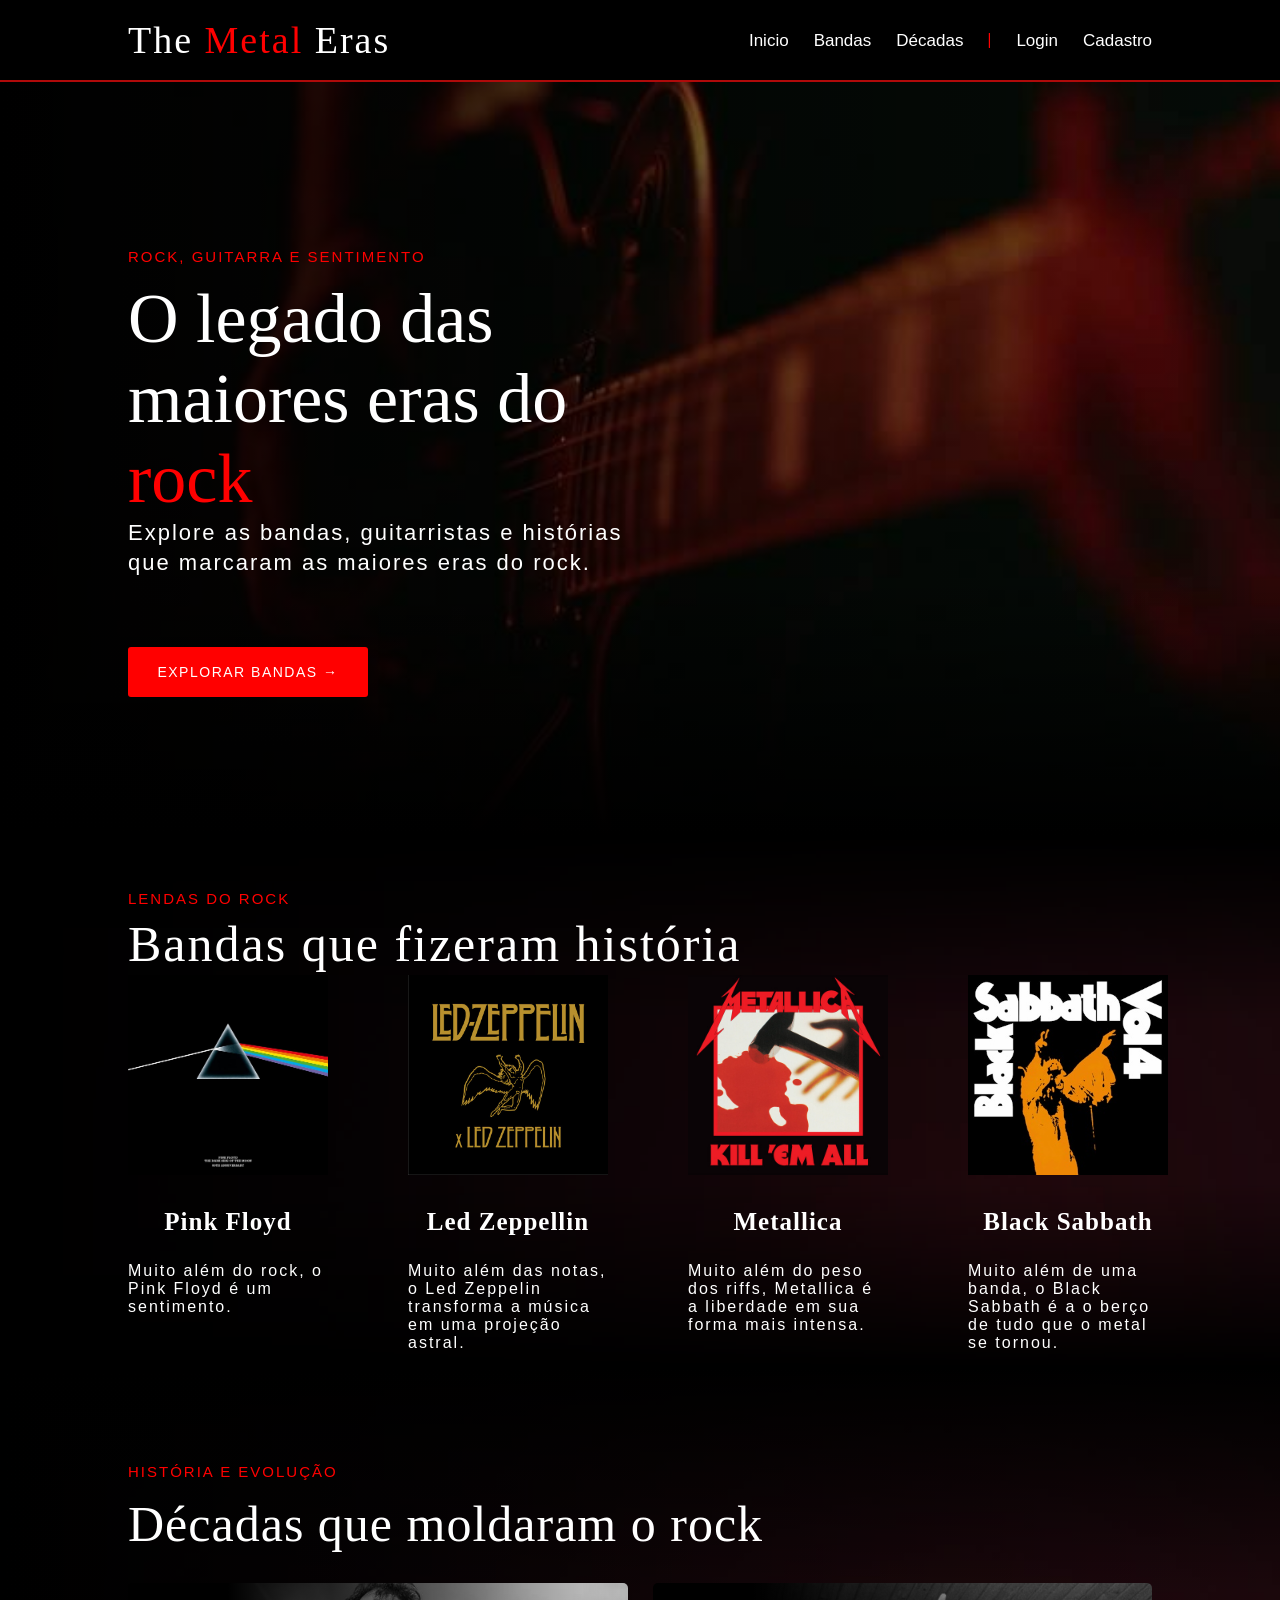
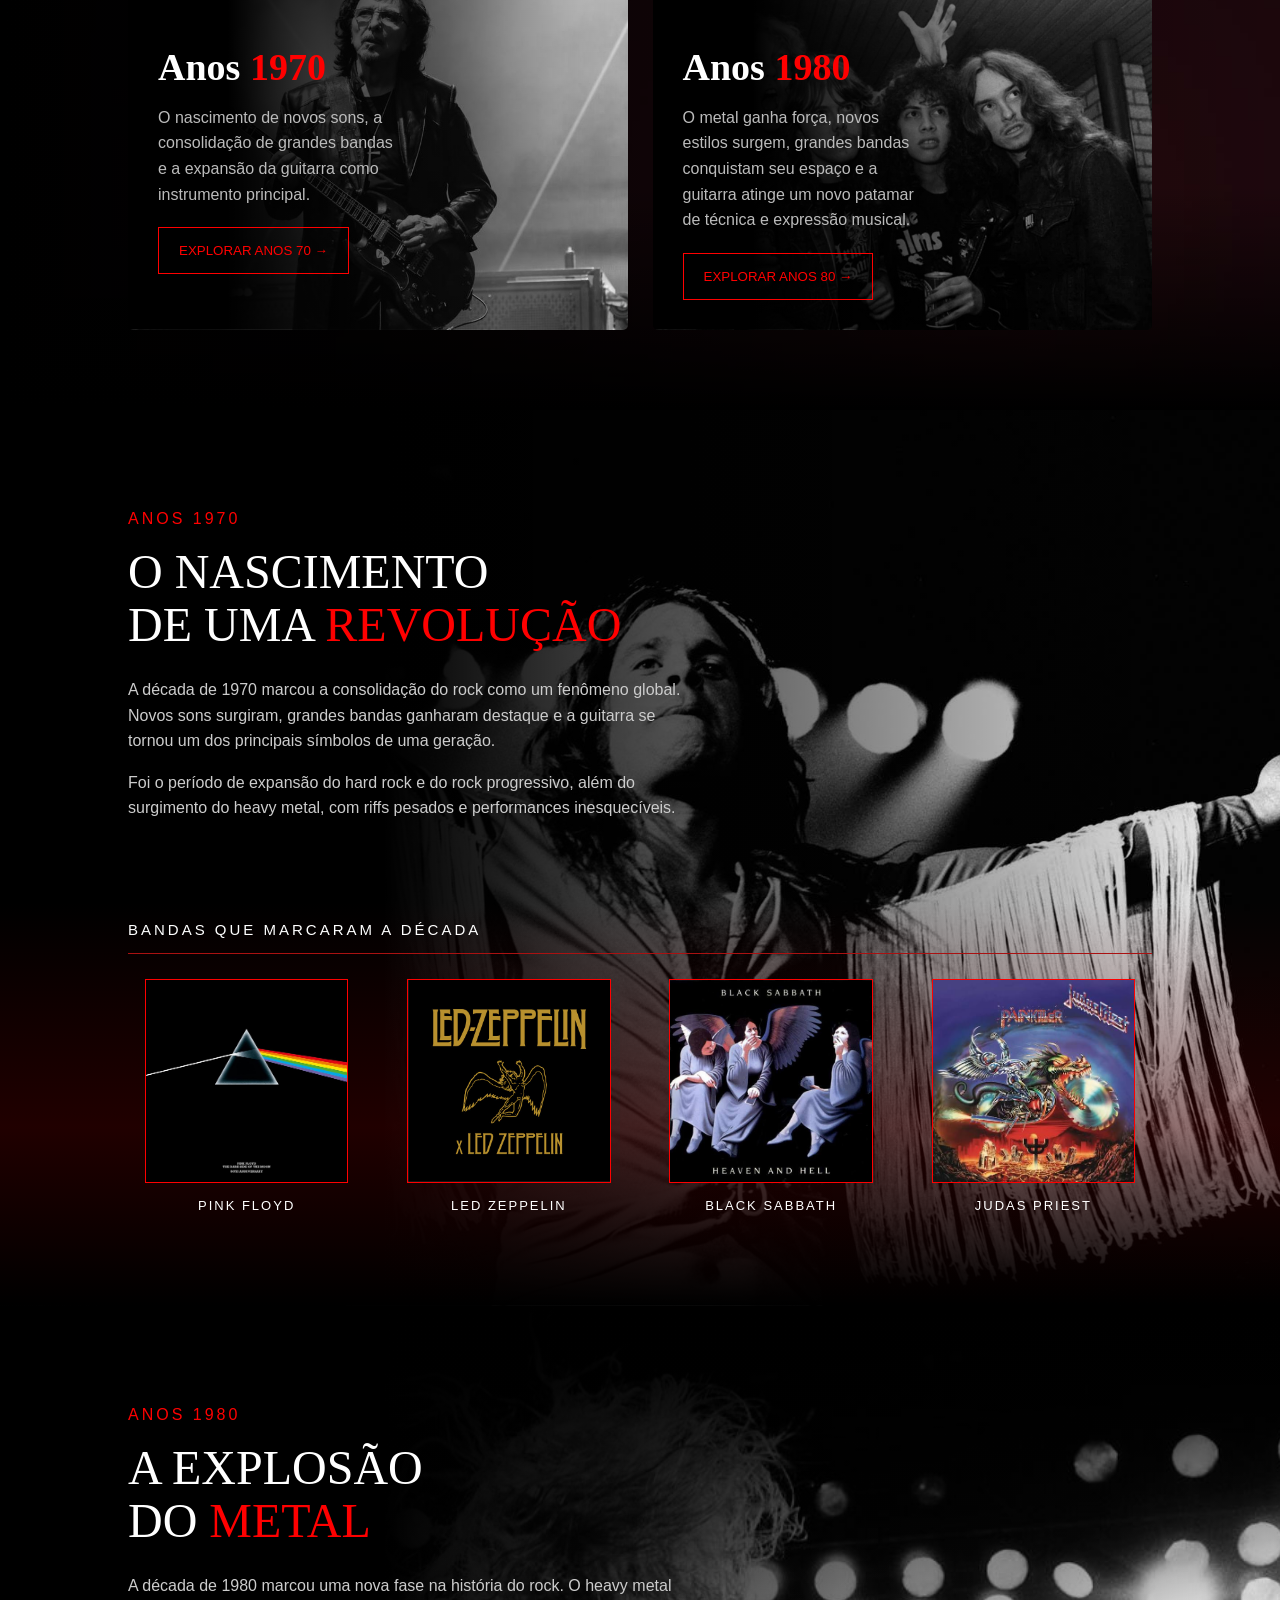
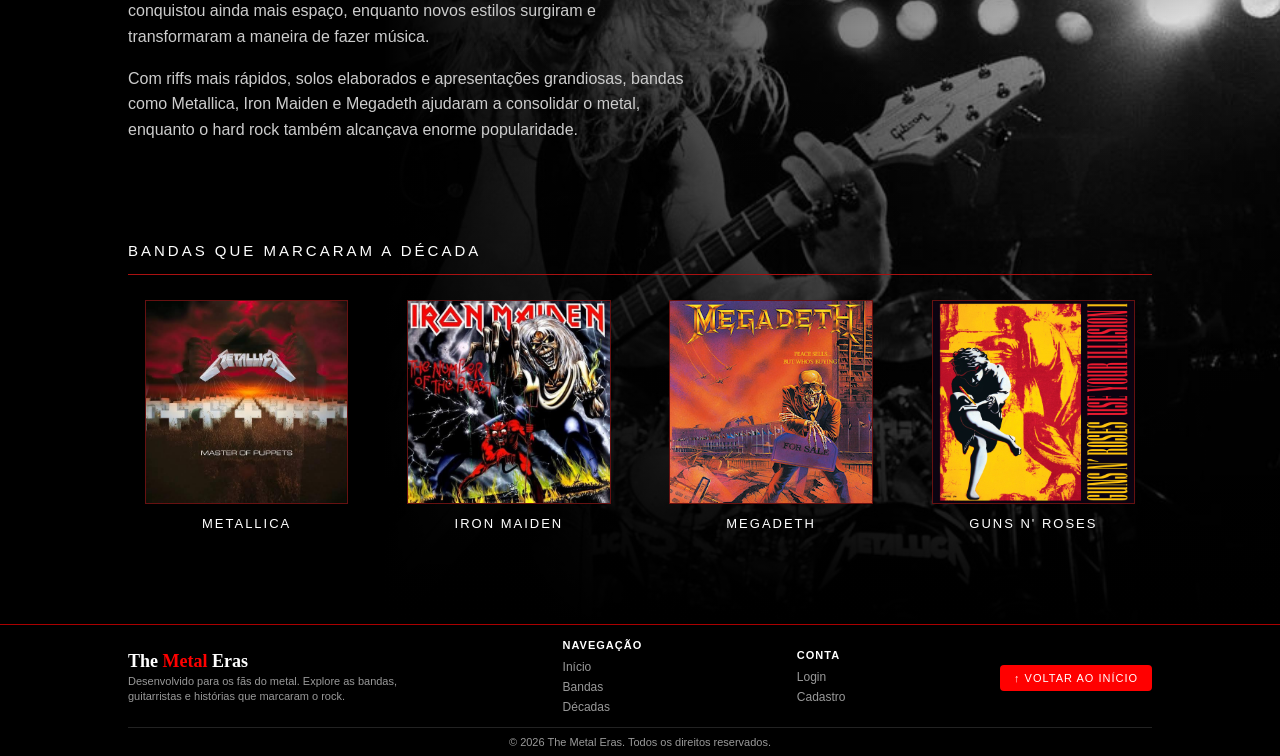
<file: web-data-viz/public/index.html>
<!DOCTYPE html>
<html lang="en">

<head>
  <meta charset="UTF-8">
  <meta http-equiv="X-UA-Compatible" content="IE=edge">
  <meta name="viewport" content="width=device-width, initial-scale=1.0">

  <title>The Metal Eras | Página Inicial</title>

  <script src="./js/sessao.js"></script>

  <link rel="stylesheet" href="./css/estilo.css">
  <link rel="icon" href="../assets/logo metal eras.png" type="image/png">
  <link rel="preconnect" href="https://fonts.gstatic.com">
</head>

<body>
  <div class="header">
    <div class="container">
      <h1 class="titulo">The <span> Metal </span> Eras</h1>
      <ul class="navbar">
        <li class="agora">
          <a href="#inicio">Inicio</a>
        </li>
        <li>
          <a href="#lendas">Bandas</a>
        </li>
        <li>
          <a href="#decadas">Décadas</a>
        </li>
        <!-- <li>
          <a href="simulador.html">Simulador</a>
        </li> -->
        <li class="separador">|</li>
        <li>
          <a href="login.html">Login</a>
        </li>
        <li>
          <a href="cadastro.html">Cadastro</a>
        </li>
      </ul>
    </div>
  </div>

  <div class="banner" id="inicio">
    <div class="frase_vermelha">
      <p>ROCK, GUITARRA E SENTIMENTO</p>
    </div>
    <div class="container">
      <p>O legado das maiores eras do <span>rock</span></p>
    </div>
    <div class="texto_descricao">
      <p>Explore as bandas, guitarristas e histórias que marcaram as maiores eras do rock.</p>
    </div>
    <div>
      <a href="#lendas">
        <button class="botao_explorar">EXPLORAR BANDAS →</button>
      </a>
    </div>
  </div>

  <div class="social" id="lendas">
    <div class="container">
      <div class="titulo_bandas">
        <p>LENDAS DO ROCK</p>
      </div>
      <div class="titulo_bandas2">
        <p>Bandas que fizeram história</p>
      </div>
      <div class="boxes">
        <div class="box">
          <img src="assets/the dark side of the moon.jpg">
          <h4 class="nome_banda">Pink Floyd</h4>
          <p>Muito além do rock, o Pink Floyd é um sentimento.
          </p>
        </div>
        <div class="box">
          <img src="assets/LED_ZEPPELIN.jpg">
          <h4 class="nome_banda">Led Zeppellin</h4>
          <p>Muito além das notas, o Led Zeppelin transforma a música em uma projeção astral.
          </p>
        </div>
        <div class="box">
          <img src="assets/KillEmAll.jpg">
          <h4 class="nome_banda">Metallica</h4>
          <p>Muito além do peso dos riffs, Metallica é a liberdade em sua forma mais intensa.
          </p>
        </div>
        <div class="box">
          <img src="assets/vol 4.jpg">
          <h4 class="nome_banda">Black Sabbath</h4>
          <p>Muito além de uma banda, o Black Sabbath é a o berço de tudo que o metal se tornou.
          </p>
        </div>
      </div>
    </div>
  </div>

  <!-- DÉCADAS DO ROCK -->

  <div class="decadas" id="decadas">
    <div class="container">

      <div class="titulo_decadas">
        <p>HISTÓRIA E EVOLUÇÃO</p>
        <h1>Décadas que moldaram o rock</h1>
      </div>

      <div class="cards_decadas">

        <div class="card_anos70">
          <h2>Anos <span>1970</span></h2>

          <p>
            O nascimento de novos sons, a
            consolidação de grandes bandas
            e a expansão da guitarra como
            instrumento principal.
          </p>

          <a href="#anos70">
            <button>EXPLORAR ANOS 70 →</button>
          </a>
        </div>

        <div class="card_anos80">
          <h2>Anos <span>1980</span></h2>

          <p>
            O metal ganha força, novos estilos surgem,
            grandes bandas conquistam seu espaço e a guitarra
            atinge um novo patamar de técnica e expressão musical.
          </p>

          <a href="#anos80">
            <button>EXPLORAR ANOS 80 →</button>
          </a>
        </div>
      </div>
    </div>
  </div>

  <!-- 1970 -->

  <div class="pagina_anos70" id="anos70">
    <div class="container">

      <div class="texto_anos70">

        <p class="subtitulo_anos70">ANOS 1970</p>

        <h1>
          O NASCIMENTO<br>
          DE UMA <span>REVOLUÇÃO</span>
        </h1>

        <p>
          A década de 1970 marcou a consolidação do rock
          como um fenômeno global. Novos sons surgiram,
          grandes bandas ganharam destaque e a guitarra
          se tornou um dos principais símbolos de uma geração.
        </p>

        <p>
          Foi o período de expansão do hard rock e do rock
          progressivo, além do surgimento do heavy metal,
          com riffs pesados e performances inesquecíveis.
        </p>

      </div>

      <!-- BANDAS DOS ANOS 1970 -->

      <div class="bandas_anos70">

        <h3>BANDAS QUE MARCARAM A DÉCADA</h3>

        <div class="cards_anos70">

          <div class="banda_anos70">
            <img src="assets/the dark side of the moon.jpg">
            <p>PINK FLOYD</p>
          </div>

          <div class="banda_anos70">
            <img src="assets/LED_ZEPPELIN.jpg">
            <p>LED ZEPPELIN</p>
          </div>

          <div class="banda_anos70">
            <img src="assets/hevean-and-hell.jpg">
            <p>BLACK SABBATH</p>
          </div>

          <div class="banda_anos70">
            <img src="assets/painkillerJudasPriest.jpg">
            <p>JUDAS PRIEST</p>
          </div>
        </div>
      </div>
    </div>
  </div>

  <!-- BANDAS DOS ANOS 1980 -->

  <div class="pagina_anos80" id="anos80">
    <div class="container">

      <div class="texto_anos80">

        <p class="subtitulo_anos80">ANOS 1980</p>

        <h1>
          A EXPLOSÃO<br>
          DO <span>METAL</span>
        </h1>

        <p>
          A década de 1980 marcou uma nova fase na história
          do rock. O heavy metal conquistou ainda mais espaço,
          enquanto novos estilos surgiram e transformaram
          a maneira de fazer música.
        </p>

        <p>
          Com riffs mais rápidos, solos elaborados e apresentações
          grandiosas, bandas como Metallica, Iron Maiden e Megadeth
          ajudaram a consolidar o metal, enquanto o hard rock
          também alcançava enorme popularidade.
        </p>

      </div>

      <div class="bandas_anos80">

        <h3>BANDAS QUE MARCARAM A DÉCADA</h3>

        <div class="cards_anos80">

          <div class="banda_anos80">
            <img src="assets/master-of-puppets.jpg">
            <p>METALLICA</p>
          </div>

          <div class="banda_anos80">
            <img src="assets/iron-maiden.jpg">
            <p>IRON MAIDEN</p>
          </div>

          <div class="banda_anos80">
            <img src="assets/megadeth.jpg">
            <p>MEGADETH</p>
          </div>

          <div class="banda_anos80">
            <img src="assets/guns.jpg">
            <p>GUNS N' ROSES</p>
          </div>

        </div>

      </div>

    </div>
  </div>


  <!--footer inicio-->
  <footer class="footer">
    <div class="container">
      <div class="footer-topo">

        <div class="footer-marca">
          <h3 class="footer-titulo">The <span>Metal</span> Eras</h3>
          <p>Desenvolvido para os fãs do metal. Explore as bandas, guitarristas e histórias que marcaram o rock.</p>
        </div>

        <div class="footer-coluna">
          <h4>Navegação</h4>
          <ul>
            <li><a href="index.html#inicio">Início</a></li>
            <li><a href="index.html#lendas">Bandas</a></li>
            <li><a href="index.html#decadas">Décadas</a></li>
          </ul>
        </div>

        <div class="footer-coluna">
          <h4>Conta</h4>
          <ul>
            <li><a href="login.html">Login</a></li>
            <li><a href="cadastro.html">Cadastro</a></li>
          </ul>
        </div>

        <a href="index.html#inicio" class="footer-botao">↑ Voltar ao início</a>
      </div>

      <div class="footer-base">
        <p>© 2026 The Metal Eras. Todos os direitos reservados.</p>
      </div>
    </div>
  </footer>
  <!--footer fim-->
</body>

</html>
</file>
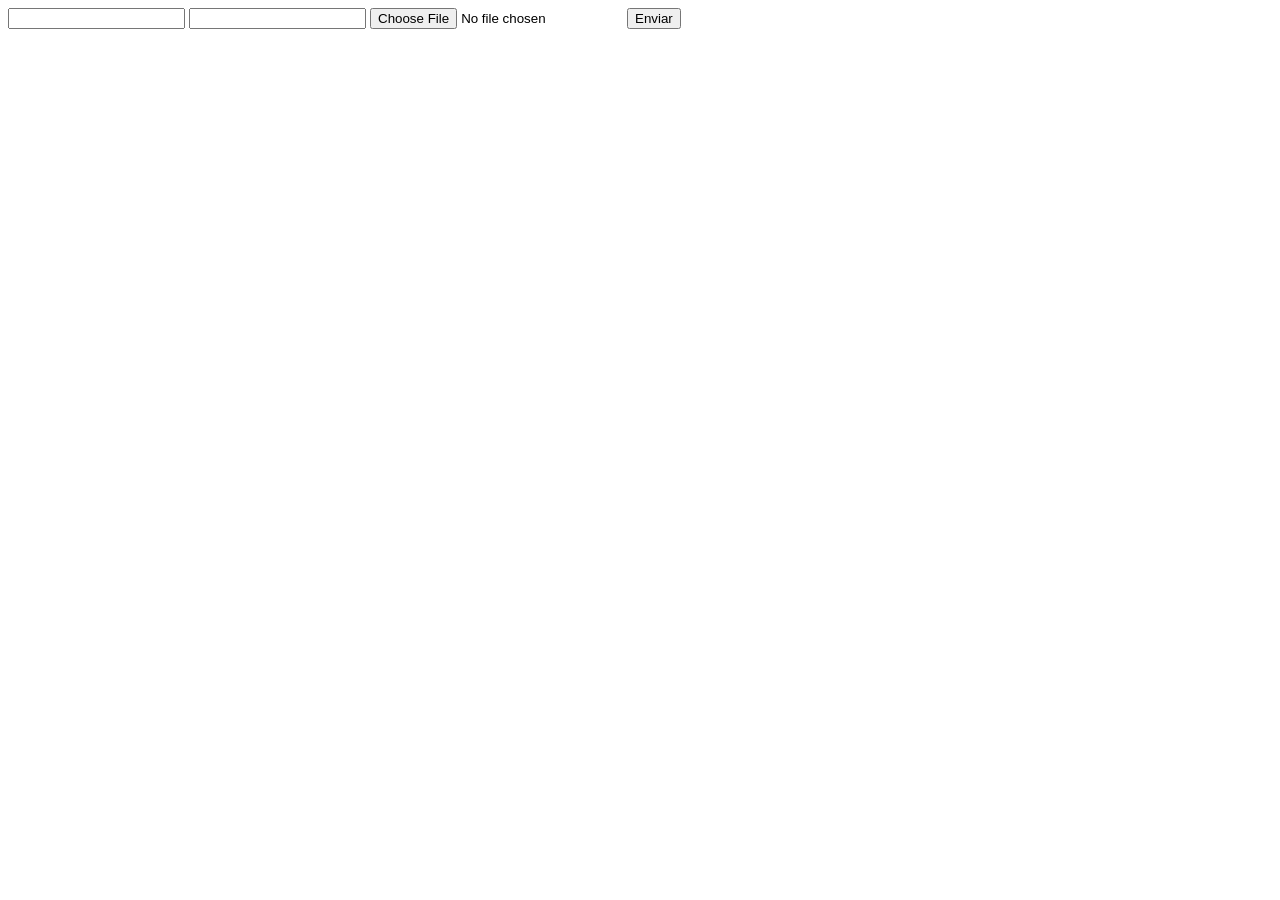
<file: web-data-viz/DOCUMENTOS_DE_APOIO/exemplo_de_upload_de_arquivo/public/index.html>
<!DOCTYPE html>
<html lang="en">

<head>
  <meta charset="UTF-8">
  <meta http-equiv="X-UA-Compatible" content="IE=edge">
  <meta name="viewport" content="width=device-width, initial-scale=1.0">
  <title>Upload</title>
</head>

<body>

  <div>
    <input name="nome" id="nome" type="text" />
    <input name="email" id="email" type="url" />
    <input name="foto" id="foto" type="file" />
    <button onclick="enviar()">Enviar</button>
  </div>

  <div id="container"></div>
</body>

</html>

<script>
  function enviar() {
    const formData = new FormData();
    formData.append('foto', foto.files[0])
    formData.append('nome', nome.value)
    formData.append('email', email.value)

    fetch("/usuarios/cadastro", {
      method: "POST",
      body: formData
    })
      .then(res => {
        window.location = "./perfil.html"
      })
      .catch(err => {
        console.log(err);
      })
  }
</script>
</file>
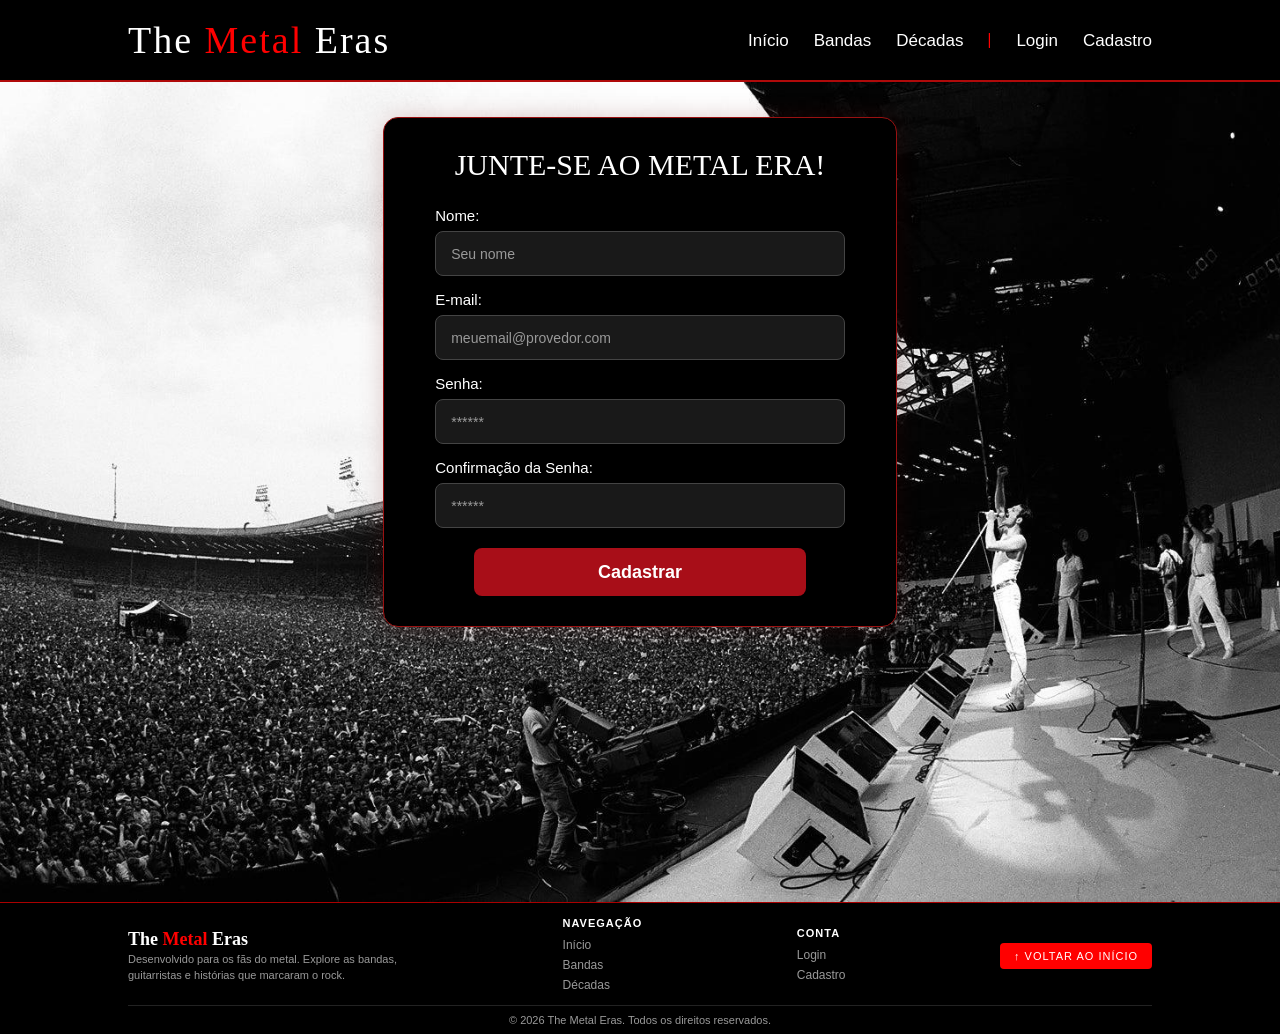
<file: web-data-viz/public/cadastro.html>
<!DOCTYPE html>
<html lang="pt-br">

<head>
  <meta charset="UTF-8" />
  <meta http-equiv="X-UA-Compatible" content="IE=edge" />
  <meta name="viewport" content="width=device-width, initial-scale=1.0" />

  <title>The Metal Eras | Cadastro</title>

  <script src="./js/sessao.js"></script>

  <link rel="stylesheet" href="./css/estilo.css" />
  <link rel="icon" href="../assets/logo metal eras.png" type="image/png">
  <link rel="preconnect" href="https://fonts.gstatic.com" />
</head>

<body>
  <!-- Header Cadastro -->
  <div class="header">
    <div class="container">
      <h1 class="titulo">The <span>Metal</span> Eras</h1>
      <ul class="navbar">
        <li>
          <a href="index.html#inicio">Início</a>
        </li>
        <li>
          <a href="index.html#lendas">Bandas</a>
        </li>
        <li>
          <a href="index.html#decadas">Décadas</a>
        </li>
        <li class="separador">|</li>
        <li>
          <a href="login.html">Login</a>
        </li>
        <li class="agora">
          <a href="cadastro.html">Cadastro</a>
        </li>
      </ul>
    </div>
  </div>
  <!--header fim-->

  <div class="login pagina-cadastro">
    <div class="alerta_erro">
      <div class="card_erro" id="cardErro">
        <span id="mensagem_erro"></span>
      </div>
    </div>
    <div class="container">
      <div class="card card-cadastro">
        <h2>JUNTE-SE AO METAL ERA!</h2>
        <div class="formulario">
          <!--
                         Para inserir mais um campo, copie uma das inputs abaixo.
                         Assim que inserir vá para o script abaixo.
                     -->
          <div class="campo">
            <span>Nome:</span>
            <input id="nome_input" type="text" placeholder="Seu nome" />
          </div>
          <div class="campo">
            <span>E-mail:</span>
            <input id="email_input" type="text" placeholder="meuemail@provedor.com" />
          </div>
          <div class="campo senha">
            <span>Senha:</span>
            <input id="senha_input" type="password" placeholder="******" oninput="validar()">

            <div class="popover-requisitos">
              <div id="regra_tamanho">● Mínimo de 8 caracteres</div>
              <div id="regra_maiuscula">● Uma letra maiúscula</div>
              <div id="regra_minuscula">● Uma letra minúscula</div>
              <div id="regra_numero">● Um número</div>
              <div id="regra_especial">● Um caractere especial (! ? @ # :)</div>
            </div>
          </div>

          <div class="campo">
            <span>Confirmação da Senha:</span>
            <input id="confirmacao_senha_input" type="password" placeholder="******" />
          </div>
        </div>

        <button class="botao" onclick="cadastrar()">Cadastrar</button>
      </div>
      <div id="div_aguardar" class="loading-div">
        <img src="./assets/circle-loading.gif" id="loading-gif" />
      </div>

      <div id="div_erros_login"></div>
    </div>
  </div>
  </div>

  <!--footer inicio-->
  <footer class="footer">
    <div class="container">
      <div class="footer-topo">

        <div class="footer-marca">
          <h3 class="footer-titulo">The <span>Metal</span> Eras</h3>
          <p>Desenvolvido para os fãs do metal. Explore as bandas, guitarristas e histórias que marcaram o rock.</p>
        </div>

        <div class="footer-coluna">
          <h4>Navegação</h4>
          <ul>
            <li><a href="index.html#inicio">Início</a></li>
            <li><a href="index.html#lendas">Bandas</a></li>
            <li><a href="index.html#decadas">Décadas</a></li>
          </ul>
        </div>

        <div class="footer-coluna">
          <h4>Conta</h4>
          <ul>
            <li><a href="login.html">Login</a></li>
            <li><a href="cadastro.html">Cadastro</a></li>
          </ul>
        </div>

        <a href="index.html#inicio" class="footer-botao">↑ Voltar ao início</a>
      </div>

      <div class="footer-base">
        <p>© 2026 The Metal Eras. Todos os direitos reservados.</p>
      </div>
    </div>
  </footer>
  <!--footer fim-->
</body>

</html>

<script>

  // variavel para confirmação de senha com números
  let numeros = ["0", "1", "2", "3", "4", "5", "6", "7", "8", "9"];

  let caracteresEspeciais = ["?", "!", "@", "#", ":"];

  function validar() {

    let senha = senha_input.value;

    if (senha.length >= 8) {
      regra_tamanho.innerHTML = `<span style="color: green;">● Mínimo de 8 caracteres</span>`;
    } else {
      regra_tamanho.innerHTML = `<span style="color: gray;">● Mínimo de 8 caracteres</span>`;
    }

    if (senha != senha.toLowerCase()) {
      regra_maiuscula.innerHTML = `<span style="color: green;">● Uma letra maiúscula</span>`;
    } else {
      regra_maiuscula.innerHTML = `<span style="color: gray;">● Uma letra maiúscula</span>`;
    }

    if (senha != senha.toUpperCase()) {
      regra_minuscula.innerHTML = `<span style="color: green;">● Uma letra minúscula</span>`;
    } else {
      regra_minuscula.innerHTML = `<span style="color: gray;">● Uma letra minúscula</span>`;
    }

    let temNumero = false;

    for (let i = 0; i < senha.length; i++) {
      if (numeros.includes(senha[i])) {
        temNumero = true;
      }
    }

    if (temNumero == true) {
      regra_numero.innerHTML = `<span style="color: green;">● Um número</span>`;
    } else {
      regra_numero.innerHTML = `<span style="color: gray;">● Um número</span>`;
    }

    let temEspecial = false;

    for (let i = 0; i < senha.length; i++) {
      if (caracteresEspeciais.includes(senha[i])) {
        temEspecial = true;
      }
    }

    if (temEspecial == true) {
      regra_especial.innerHTML = `<span style="color: green;">● Um caractere especial (! ? @ # :)</span>`;
    } else {
      regra_especial.innerHTML = `<span style="color: gray;">● Um caractere especial (! ? @ # :)</span>`;
    }
  }

  function cadastrar() {
    // aguardar();]

    var nomeVar = nome_input.value;
    var emailVar = email_input.value;
    var senhaVar = senha_input.value;
    var confirmacaoSenhaVar = confirmacao_senha_input.value

    // Verificando se há algum campo em branco
    if (
      nomeVar == "" ||
      emailVar == "" ||
      senhaVar == "" ||
      confirmacaoSenhaVar == ""
    ) {
      cardErro.style.display = "block";
      mensagem_erro.innerHTML =
        "(Mensagem de erro para todos os campos em branco)";

      finalizarAguardar();
      return false;
    } else {
      setInterval(sumirMensagem, 5000);
    }

    // verificando se a senha possui pelo menos um número
    var temNumero = false;

    for (let i = 0; i < senhaVar.length; i++) {
      if (numeros.includes(senhaVar[i])) {
        temNumero = true;
      }
    }

    if (temNumero == false) {
      cardErro.style.display = "block";
      mensagem_erro.innerHTML =
        "A senha precisa conter pelo menos um número!";

      finalizarAguardar();
      return false;
    }

    if (senhaVar.length < 8) {
      cardErro.style.display = "block";
      mensagem_erro.innerHTML =
        "A senha precisa ter pelo menos 8 caracteres!";

      finalizarAguardar();
      return false;
    }

    if (senhaVar == senhaVar.toLowerCase()) {
      cardErro.style.display = "block";
      mensagem_erro.innerHTML =
        "A senha precisa conter pelo menos uma letra maiúscula!";

      finalizarAguardar();
      return false;
    }

    if (senhaVar == senhaVar.toUpperCase()) {
      cardErro.style.display = "block";
      mensagem_erro.innerHTML =
        "A senha precisa conter pelo menos uma letra minúscula!";

      finalizarAguardar();
      return false;
    }

    var temEspecial = false;

    for (let i = 0; i < senhaVar.length; i++) {
      if (caracteresEspeciais.includes(senhaVar[i])) {
        temEspecial = true;
      }
    }

    if (temEspecial == false) {
      cardErro.style.display = "block";
      mensagem_erro.innerHTML =
        "A senha precisa conter pelo menos um caractere especial!";

      finalizarAguardar();
      return false;
    }

    if (senhaVar != confirmacaoSenhaVar) {
      cardErro.style.display = "block";
      mensagem_erro.innerHTML =
        "As senhas não coincidem!";

      finalizarAguardar();
      return false;
    }



    // Enviando o valor da nova input
    fetch("/usuarios/cadastrar", {
      method: "POST",
      headers: {
        "Content-Type": "application/json",
      },
      body: JSON.stringify({
        // crie um atributo que recebe o valor recuperado aqui
        // Agora vá para o arquivo routes/usuario.js
        nomeServer: nomeVar,
        emailServer: emailVar,
        senhaServer: senhaVar
      }),
    })
      .then(function (resposta) {
        console.log("resposta: ", resposta);

        if (resposta.ok) {
          cardErro.style.display = "block";

          mensagem_erro.innerHTML =
            "Cadastro realizado com sucesso! Redirecionando para tela de Login...";

          setTimeout(() => {
            window.location = "login.html";
          }, "2000");

          limparFormulario();
          finalizarAguardar();
        } else {
          throw "Houve um erro ao tentar realizar o cadastro!";
        }
      })
      .catch(function (resposta) {
        console.log(`#ERRO: ${resposta}`);
        finalizarAguardar();
      });

    return false;
  }

  // removi a função listar, porque não vou usar nenhum código de confimarção, logo não preciso listar nada

  function sumirMensagem() {
    cardErro.style.display = "none";
  }
</script>
</file>
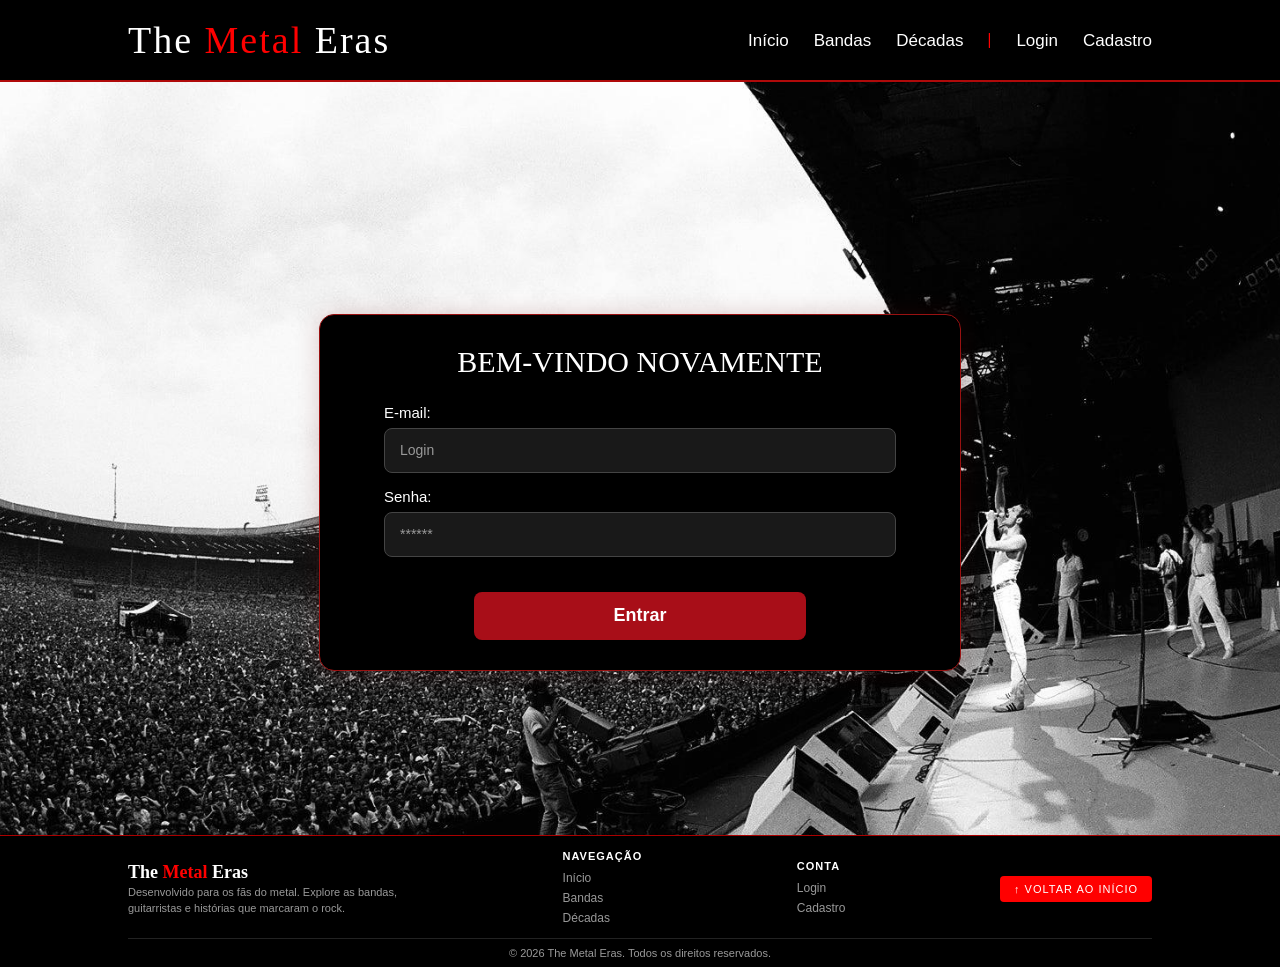
<file: web-data-viz/public/login.html>
<!DOCTYPE html>
<html lang="pt-br">

<head>
    <meta charset="UTF-8">
    <meta http-equiv="X-UA-Compatible" content="IE=edge">
    <meta name="viewport" content="width=device-width, initial-scale=1.0">

    <title>The Metal Eras | Login</title>

    <script src="./js/sessao.js"></script>

    <link rel="stylesheet" href="./css/estilo.css">
    <link rel="icon" href="../assets/logo metal eras.png" type="image/png">
    <link rel="preconnect" href="https://fonts.gstatic.com">
</head>

<body>

    <!--Header-->

    <div class="header">
        <div class="container">
            <h1 class="titulo">The <span>Metal</span> Eras</h1>

            <ul class="navbar">
                <li>
                    <a href="index.html#inicio">Início</a>
                </li>
                <li>
                    <a href="index.html#lendas">Bandas</a>
                </li>
                <li>
                    <a href="index.html#decadas">Décadas</a>
                </li>

                <li class="separador">|</li>

                <li class="agora">
                    <a href="login.html">Login</a>
                </li>
                <li>
                    <a href="cadastro.html">Cadastro</a>
                </li>
            </ul>
        </div>
    </div>


    <div class="login">
        <div class="alerta_erro">
            <div class="card_erro" id="cardErro">
                <span id="mensagem_erro"></span>
            </div>
        </div>
        <div class="login pagina-login">
            <div class="container">
                <div class="card card-login">
                    <h2>BEM-VINDO NOVAMENTE</h2>
                    <div class="formulario">
                        <div class="campo">
                            <span>E-mail:</span>
                            <input id="email_input" type="text" placeholder="Login">
                        </div>
                        <div class="campo">
                            <span>Senha:</span>
                            <input id="senha_input" type="password" placeholder="******">
                        </div>
                        <button class="botao" onclick="entrar()">Entrar</button>
                    </div>

                    <div id="div_aguardar" class="loading-div">
                        <img src="./assets/circle-loading.gif" id="loading-gif">
                    </div>

                    <div id="div_erros_login"></div>
                </div>
            </div>
        </div>
    </div>

<!--footer inicio-->
<footer class="footer">
  <div class="container">
    <div class="footer-topo">

      <div class="footer-marca">
        <h3 class="footer-titulo">The <span>Metal</span> Eras</h3>
        <p>Desenvolvido para os fãs do metal. Explore as bandas, guitarristas e histórias que marcaram o rock.</p>
      </div>

      <div class="footer-coluna">
        <h4>Navegação</h4>
        <ul>
          <li><a href="index.html#inicio">Início</a></li>
          <li><a href="index.html#lendas">Bandas</a></li>
          <li><a href="index.html#decadas">Décadas</a></li>
        </ul>
      </div>

      <div class="footer-coluna">
        <h4>Conta</h4>
        <ul>
          <li><a href="login.html">Login</a></li>
          <li><a href="cadastro.html">Cadastro</a></li>
        </ul>
      </div>

      <a href="index.html#inicio" class="footer-botao">↑ Voltar ao início</a>
    </div>

    <div class="footer-base">
      <p>© 2026 The Metal Eras. Todos os direitos reservados.</p>
    </div>
  </div>
</footer>
<!--footer fim-->

</body>

</html>

<script>


    function entrar() {
        aguardar();

        var emailVar = email_input.value;
        var senhaVar = senha_input.value;

        if (emailVar == "" || senhaVar == "") {
            cardErro.style.display = "block"
            mensagem_erro.innerHTML = "(Mensagem de erro para todos os campos em branco)";
            finalizarAguardar();
            return false;
        }
        else {
            setInterval(sumirMensagem, 5000)
        }

        console.log("FORM LOGIN: ", emailVar);
        console.log("FORM SENHA: ", senhaVar);

        fetch("/usuarios/autenticar", {
            method: "POST",
            headers: {
                "Content-Type": "application/json"
            },
            body: JSON.stringify({
                emailServer: emailVar,
                senhaServer: senhaVar
            })
        }).then(function (resposta) {
            console.log("ESTOU NO THEN DO entrar()!")

            if (resposta.ok) {
                console.log(resposta);

                resposta.json().then(json => {
                    console.log(json);
                    console.log(JSON.stringify(json));
                    sessionStorage.EMAIL_USUARIO = json.email;
                    sessionStorage.NOME_USUARIO = json.nome;
                    sessionStorage.ID_USUARIO = json.id;
                    sessionStorage.AQUARIOS = JSON.stringify(json.aquarios)

                    setTimeout(function () {
                        window.location = "./dashboard/cards.html";
                    }, 1000); // apenas para exibir o loading

                });

            } else {

                console.log("Houve um erro ao tentar realizar o login!");

                resposta.text().then(texto => {
                    console.error(texto);
                    finalizarAguardar(texto);
                });
            }

        }).catch(function (erro) {
            console.log(erro);
        })

        return false;
    }

    function sumirMensagem() {
        cardErro.style.display = "none"
    }

</script>
</file>
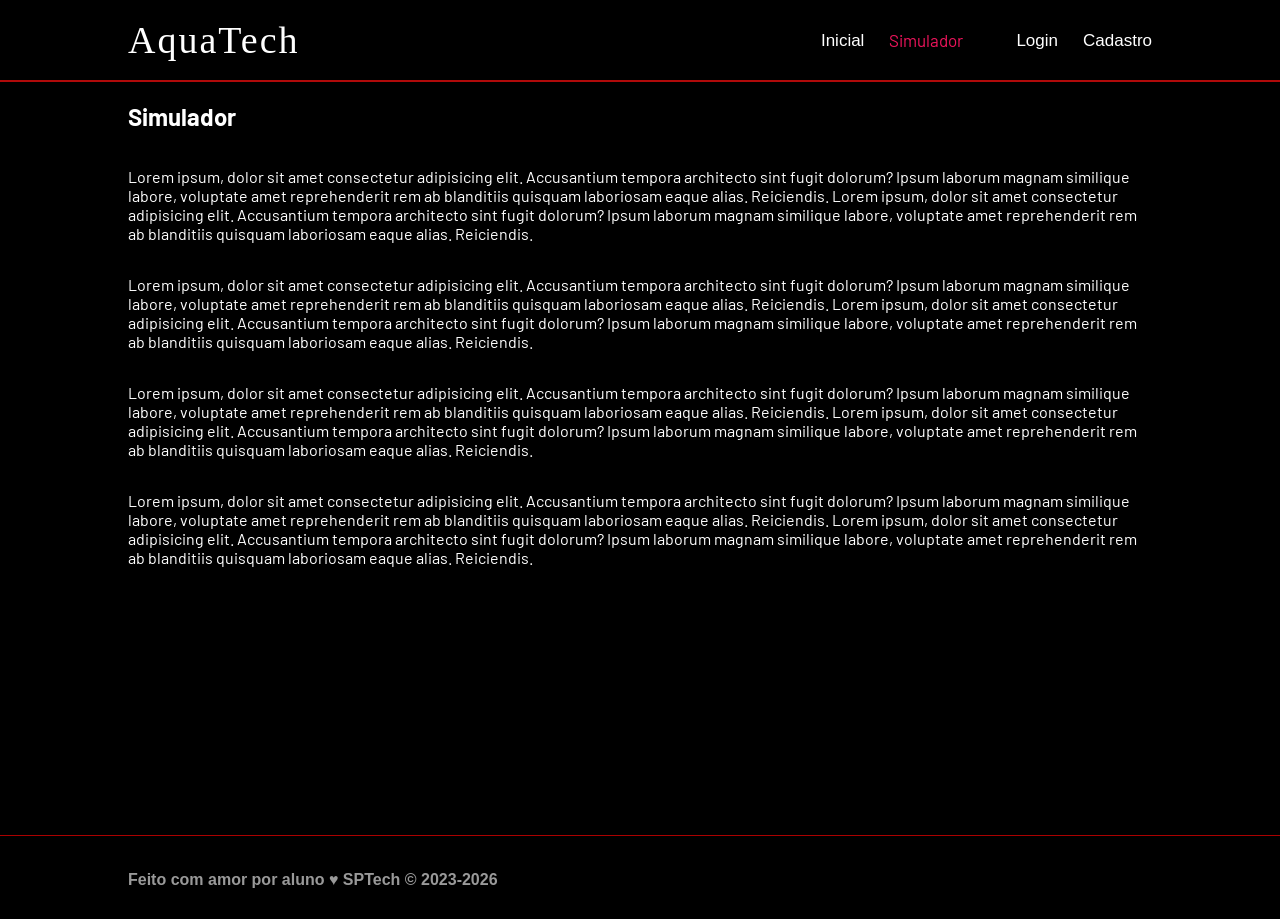
<file: web-data-viz/public/simulador.html>
<!DOCTYPE html>
<html lang="pt-br">

<head>
    <meta charset="UTF-8">
    <meta http-equiv="X-UA-Compatible" content="IE=edge">
    <meta name="viewport" content="width=device-width, initial-scale=1.0">

    <title>AquaTech | Simulador</title>

    <script src="./js/sessao.js"></script>

    <link rel="stylesheet" href="./css/estilo.css">
    <link rel="icon" href="./assets/icon/favicon2.ico">
    <link rel="preconnect" href="https://fonts.gstatic.com">
</head>

<body>

    <!--header inicio-->
    <div class="header">
        <div class="container">
            <h1 class="titulo">AquaTech</h1>
            <ul class="navbar">
                <li>
                    <a href="./index.html">Inicial</a>
                </li>
                <li class="agora">Simulador</li>
                <li>|</li>
                <li>
                    <a href="./login.html">Login</a>
                </li>
                <li>
                    <a href="./login.html">Cadastro</a>
                </li>
            </ul>
        </div>
    </div>


    <!-- simulador inicio -->
    <div class="simulador">
        <div class="container">
            <h2>Simulador</h2>
            <p>Lorem ipsum, dolor sit amet consectetur adipisicing elit. Accusantium tempora architecto sint fugit
                dolorum? Ipsum laborum magnam similique labore, voluptate amet reprehenderit rem ab blanditiis quisquam
                laboriosam eaque alias. Reiciendis. Lorem ipsum, dolor sit amet consectetur adipisicing elit.
                Accusantium tempora architecto sint fugit dolorum? Ipsum laborum magnam similique labore, voluptate amet
                reprehenderit rem ab blanditiis quisquam laboriosam eaque alias. Reiciendis.</p>
            <p>Lorem ipsum, dolor sit amet consectetur adipisicing elit. Accusantium tempora architecto sint fugit
                dolorum? Ipsum laborum magnam similique labore, voluptate amet reprehenderit rem ab blanditiis quisquam
                laboriosam eaque alias. Reiciendis. Lorem ipsum, dolor sit amet consectetur adipisicing elit.
                Accusantium tempora architecto sint fugit dolorum? Ipsum laborum magnam similique labore, voluptate amet
                reprehenderit rem ab blanditiis quisquam laboriosam eaque alias. Reiciendis.</p>
            <p>Lorem ipsum, dolor sit amet consectetur adipisicing elit. Accusantium tempora architecto sint fugit
                dolorum? Ipsum laborum magnam similique labore, voluptate amet reprehenderit rem ab blanditiis quisquam
                laboriosam eaque alias. Reiciendis. Lorem ipsum, dolor sit amet consectetur adipisicing elit.
                Accusantium tempora architecto sint fugit dolorum? Ipsum laborum magnam similique labore, voluptate amet
                reprehenderit rem ab blanditiis quisquam laboriosam eaque alias. Reiciendis.</p>
            <p>Lorem ipsum, dolor sit amet consectetur adipisicing elit. Accusantium tempora architecto sint fugit
                dolorum? Ipsum laborum magnam similique labore, voluptate amet reprehenderit rem ab blanditiis quisquam
                laboriosam eaque alias. Reiciendis. Lorem ipsum, dolor sit amet consectetur adipisicing elit.
                Accusantium tempora architecto sint fugit dolorum? Ipsum laborum magnam similique labore, voluptate amet
                reprehenderit rem ab blanditiis quisquam laboriosam eaque alias. Reiciendis.</p>

        </div>
    </div>
    <!-- simulador fim -->

    <!--footer inicio-->
    <div class="footer">
        <div class="container">
            <h4>Feito com amor por aluno &hearts; SPTech &copy; 2023-2026</h4>
        </div>
    </div>
    <!--footer fim-->


</body>

</html>
</file>
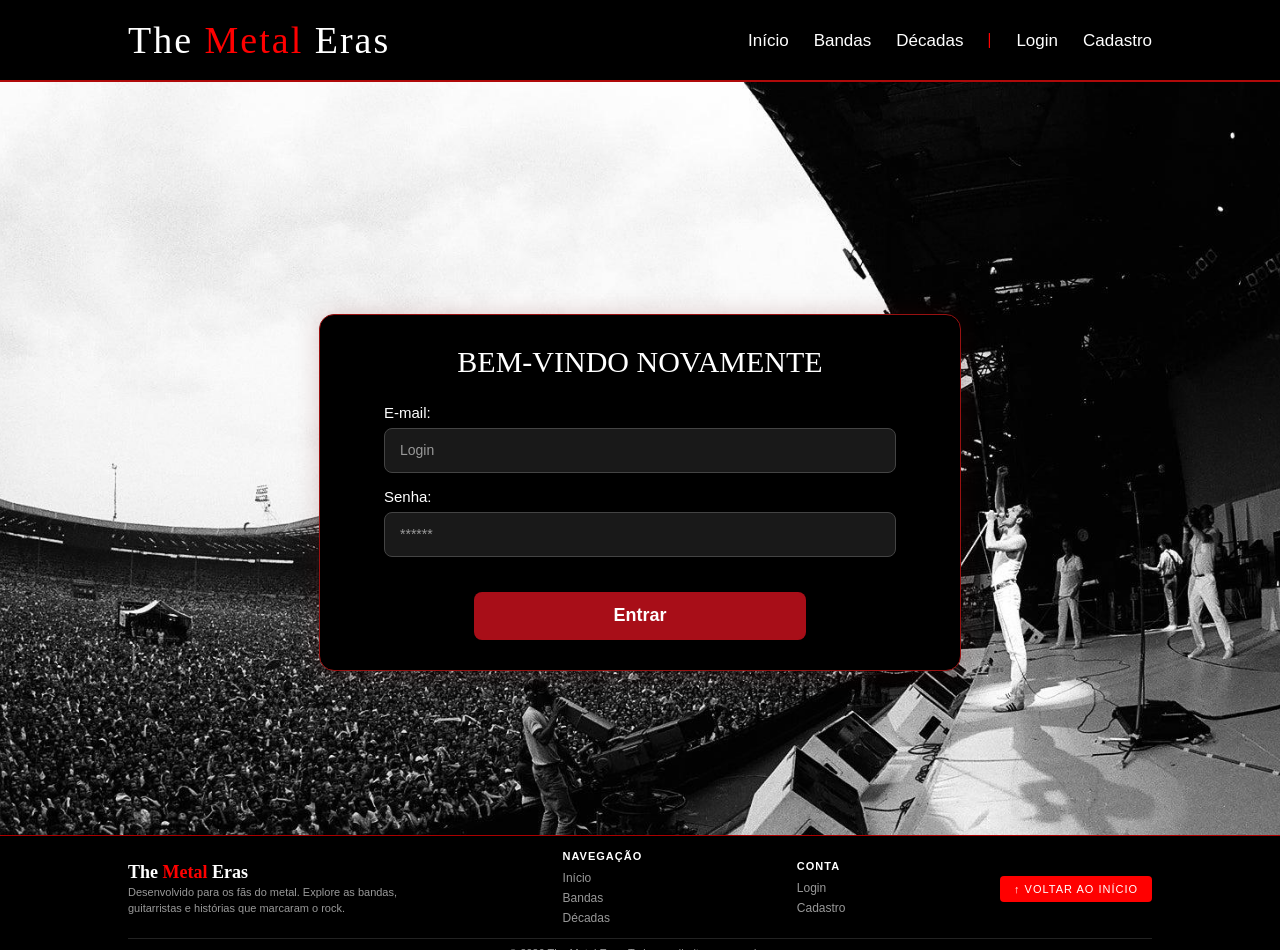
<file: web-data-viz/public/dashboard/cards.html>
<!DOCTYPE html>
<html lang="pt-br">

<head>
    <link rel="icon" href="../assets/logo metal eras.png" type="image/png">
    <meta charset="UTF-8">
    <meta http-equiv="X-UA-Compatible" content="IE=edge">
    <meta name="viewport" content="width=device-width, initial-scale=1.0">
    <title>The Metal Eras | Tempo Real</title>


    <link rel="stylesheet" href="./../css/dashboards.css">
    <link rel="stylesheet" href="./../css/estilo.css" />

    <script src="../js/sessao.js"></script>
    <script src="../js/alerta.js"></script>
    <link rel="preconnect" href="https://fonts.gstatic.com">
    <link
        href="https://fonts.googleapis.com/css2?family=Exo+2:ital,wght@0,100;0,200;0,300;0,400;0,500;0,600;0,700;0,800;0,900;1,100;1,200;1,300;1,400;1,500;1,600;1,700;1,800;1,900&display=swap"
        rel="stylesheet">
</head>

<body onload="validarSessao(); listarVotos()">

    <div class="janela">

        <div class="header-left dash-header">

            <h1>The <span>Metal</span> Eras</h1>

            <div class="hello">
                <h3>Olá, <span id="b_usuario">usuário</span>!</h3>
            </div>

            <div class="btn-nav">
                <h3>Bandas Votadas</h3>
            </div>

            <div class="btn-nav-white">
                <a href="./dashboard.html">
                    <h3>Gráficos</h3>
                </a>
            </div>

            <div class="btn-logout" onclick="limparSessao()">
                <h3>Sair</h3>
            </div>

        </div>


        <div class="dash">

            <div class="cabecalho-bandas">
                <h1>ESCOLHA A SUA <span>BANDA FAVORITA</span></h1>
                <p>Clique no card da banda que você mais gosta. Seu voto ajuda a definir as bandas
                    mais marcantes do rock
                </p>
            </div>


            <div class="cards">

                <button type="button" class="card-aquario banda-pink-floyd" onclick="votarPinkFloyd()">
                    <h2>Pink Floyd</h2>
                    <p>Votos: <span id="votos_pink">0</span></p>
                </button>

                <button type="button" class="card-aquario banda-black-sabbath" onclick="votarBlackSabbath()">
                    <h2>Black Sabbath</h2>
                    <p>Votos: <span id="votos_sabbath">0</span></p>
                </button>

                <button type="button" class="card-aquario banda-metallica" onclick="votarMetallica()">
                    <h2>Metallica</h2>
                    <p>Votos: <span id="votos_metallica">0</span></p>
                </button>

                <button type="button" class="card-aquario banda-iron-maiden" onclick="votarIronMaiden()">
                    <h2>Iron Maiden</h2>
                    <p>Votos: <span id="votos_maiden">0</span></p>
                </button>

                <button type="button" class="card-aquario banda-led-zeppelin" onclick="votarLedZeppelin()">
                    <h2>Led Zeppelin</h2>
                    <p>Votos: <span id="votos_zeppelin">0</span></p>
                </button>

                <button type="button" class="card-aquario banda-judas-priest" onclick="votarJudasPriest()">
                    <h2>Judas Priest</h2>
                    <p>Votos: <span id="votos_priest">0</span></p>
                </button>

                <button type="button" class="card-aquario banda-megadeth" onclick="votarMegadeth()">
                    <h2>Megadeth</h2>
                    <p>Votos: <span id="votos_megadeth">0</span></p>
                </button>

                <button type="button" class="card-aquario banda-van-halen" onclick="votarVanHalen()">
                    <h2>Van Halen</h2>
                    <p>Votos: <span id="votos_vanhalen">0</span></p>
                </button>

                <button type="button" class="card-aquario banda-guns-n-roses" onclick="votarGunsNRoses()">
                    <h2>Guns N' Roses</h2>
                    <p>Votos: <span id="votos_guns">0</span></p>
                </button>

                <button type="button" class="card-aquario banda-pantera" onclick="votarPantera()">
                    <h2>Pantera</h2>
                    <p>Votos: <span id="votos_pantera">0</span></p>
                </button>

            </div>


        </div>


    </div>

</body>

<script>


    var votosPinkFloyd = [];
    var votosBlackSabbath = [];
    var votosMetallica = [];
    var votosIronMaiden = [];
    var votosLedZeppelin = [];
    var votosJudasPriest = [];
    var votosMegadeth = [];
    var votosVanHalen = [];
    var votosGunsNRoses = [];
    var votosPantera = [];

    var jaVotou = false;



    function votarPinkFloyd() {

        if (jaVotou == true) {
            alert("Você já votou!");
        } else {

            var idUsuario = sessionStorage.ID_USUARIO;

            fetch("/votos/cadastrar", {
                method: "POST",
                headers: {
                    "Content-Type": "application/json"
                },
                body: JSON.stringify({
                    idUsuarioServer: idUsuario,
                    idBandaServer: 1
                })
            })
                .then(function (resposta) {

                    if (resposta.status == 201) {
                        jaVotou = true;
                        listarVotos();
                        alert("Voto registrado com sucesso!");
                    } else if (resposta.status == 409) {
                        jaVotou = true;
                        alert("Você já votou!");
                    } else {
                        alert("Não foi possível registrar o voto!");
                    }

                })
                .catch(function (erro) {
                    console.log(erro);
                    alert("Erro de comunicação com o servidor!");
                });
        }
    }

    function votarBlackSabbath() {

        if (jaVotou == true) {
            alert("Você já votou!");
        } else {

            var idUsuario = sessionStorage.ID_USUARIO;

            fetch("/votos/cadastrar", {
                method: "POST",
                headers: {
                    "Content-Type": "application/json"
                },
                body: JSON.stringify({
                    idUsuarioServer: idUsuario,
                    idBandaServer: 2
                })
            })
                .then(function (resposta) {

                    if (resposta.status == 201) {
                        jaVotou = true;
                        listarVotos();
                        alert("Voto registrado com sucesso!");
                    } else if (resposta.status == 409) {
                        jaVotou = true;
                        alert("Você já votou!");
                    } else {
                        alert("Não foi possível registrar o voto!");
                    }

                })
                .catch(function (erro) {
                    console.log(erro);
                    alert("Erro de comunicação com o servidor!");
                });
        }
    }

    function votarMetallica() {

        if (jaVotou == true) {
            alert("Você já votou!");
        } else {

            var idUsuario = sessionStorage.ID_USUARIO;

            fetch("/votos/cadastrar", {
                method: "POST",
                headers: {
                    "Content-Type": "application/json"
                },
                body: JSON.stringify({
                    idUsuarioServer: idUsuario,
                    idBandaServer: 3
                })
            })
                .then(function (resposta) {

                    if (resposta.status == 201) {
                        jaVotou = true;
                        listarVotos();
                        alert("Voto registrado com sucesso!");
                    } else if (resposta.status == 409) {
                        jaVotou = true;
                        alert("Você já votou!");
                    } else {
                        alert("Não foi possível registrar o voto!");
                    }

                })
                .catch(function (erro) {
                    console.log(erro);
                    alert("Erro de comunicação com o servidor!");
                });
        }
    }

    function votarIronMaiden() {

        if (jaVotou == true) {
            alert("Você já votou!");
        } else {

            var idUsuario = sessionStorage.ID_USUARIO;

            fetch("/votos/cadastrar", {
                method: "POST",
                headers: {
                    "Content-Type": "application/json"
                },
                body: JSON.stringify({
                    idUsuarioServer: idUsuario,
                    idBandaServer: 4
                })
            })
                .then(function (resposta) {

                    if (resposta.status == 201) {
                        jaVotou = true;
                        listarVotos();
                        alert("Voto registrado com sucesso!");
                    } else if (resposta.status == 409) {
                        jaVotou = true;
                        alert("Você já votou!");
                    } else {
                        alert("Não foi possível registrar o voto!");
                    }

                })
                .catch(function (erro) {
                    console.log(erro);
                    alert("Erro de comunicação com o servidor!");
                });
        }
    }

    function votarLedZeppelin() {

        if (jaVotou == true) {
            alert("Você já votou!");
        } else {

            var idUsuario = sessionStorage.ID_USUARIO;

            fetch("/votos/cadastrar", {
                method: "POST",
                headers: {
                    "Content-Type": "application/json"
                },
                body: JSON.stringify({
                    idUsuarioServer: idUsuario,
                    idBandaServer: 5
                })
            })
                .then(function (resposta) {

                    if (resposta.status == 201) {
                        jaVotou = true;
                        listarVotos();
                        alert("Voto registrado com sucesso!");
                    } else if (resposta.status == 409) {
                        jaVotou = true;
                        alert("Você já votou!");
                    } else {
                        alert("Não foi possível registrar o voto!");
                    }

                })
                .catch(function (erro) {
                    console.log(erro);
                    alert("Erro de comunicação com o servidor!");
                });
        }
    }

    function votarJudasPriest() {

        if (jaVotou == true) {
            alert("Você já votou!");
        } else {

            var idUsuario = sessionStorage.ID_USUARIO;

            fetch("/votos/cadastrar", {
                method: "POST",
                headers: {
                    "Content-Type": "application/json"
                },
                body: JSON.stringify({
                    idUsuarioServer: idUsuario,
                    idBandaServer: 6
                })
            })
                .then(function (resposta) {

                    if (resposta.status == 201) {
                        jaVotou = true;
                        listarVotos();
                        alert("Voto registrado com sucesso!");
                    } else if (resposta.status == 409) {
                        jaVotou = true;
                        alert("Você já votou!");
                    } else {
                        alert("Não foi possível registrar o voto!");
                    }

                })
                .catch(function (erro) {
                    console.log(erro);
                    alert("Erro de comunicação com o servidor!");
                });
        }
    }

    function votarMegadeth() {

        if (jaVotou == true) {
            alert("Você já votou!");
        } else {

            var idUsuario = sessionStorage.ID_USUARIO;

            fetch("/votos/cadastrar", {
                method: "POST",
                headers: {
                    "Content-Type": "application/json"
                },
                body: JSON.stringify({
                    idUsuarioServer: idUsuario,
                    idBandaServer: 7
                })
            })
                .then(function (resposta) {

                    if (resposta.status == 201) {
                        jaVotou = true;
                        listarVotos();
                        alert("Voto registrado com sucesso!");
                    } else if (resposta.status == 409) {
                        jaVotou = true;
                        alert("Você já votou!");
                    } else {
                        alert("Não foi possível registrar o voto!");
                    }

                })
                .catch(function (erro) {
                    console.log(erro);
                    alert("Erro de comunicação com o servidor!");
                });
        }
    }

    function votarVanHalen() {

        if (jaVotou == true) {
            alert("Você já votou!");
        } else {

            var idUsuario = sessionStorage.ID_USUARIO;

            fetch("/votos/cadastrar", {
                method: "POST",
                headers: {
                    "Content-Type": "application/json"
                },
                body: JSON.stringify({
                    idUsuarioServer: idUsuario,
                    idBandaServer: 8
                })
            })
                .then(function (resposta) {

                    if (resposta.status == 201) {
                        jaVotou = true;
                        listarVotos();
                        alert("Voto registrado com sucesso!");
                    } else if (resposta.status == 409) {
                        jaVotou = true;
                        alert("Você já votou!");
                    } else {
                        alert("Não foi possível registrar o voto!");
                    }

                })
                .catch(function (erro) {
                    console.log(erro);
                    alert("Erro de comunicação com o servidor!");
                });
        }
    }

    function votarGunsNRoses() {

        if (jaVotou == true) {
            alert("Você já votou!");
        } else {

            var idUsuario = sessionStorage.ID_USUARIO;

            fetch("/votos/cadastrar", {
                method: "POST",
                headers: {
                    "Content-Type": "application/json"
                },
                body: JSON.stringify({
                    idUsuarioServer: idUsuario,
                    idBandaServer: 9
                })
            })
                .then(function (resposta) {

                    if (resposta.status == 201) {
                        jaVotou = true;
                        listarVotos();
                        alert("Voto registrado com sucesso!");
                    } else if (resposta.status == 409) {
                        jaVotou = true;
                        alert("Você já votou!");
                    } else {
                        alert("Não foi possível registrar o voto!");
                    }

                })
                .catch(function (erro) {
                    console.log(erro);
                    alert("Erro de comunicação com o servidor!");
                });
        }
    }

    function votarPantera() {

        if (jaVotou == true) {
            alert("Você já votou!");
        } else {

            var idUsuario = sessionStorage.ID_USUARIO;

            fetch("/votos/cadastrar", {
                method: "POST",
                headers: {
                    "Content-Type": "application/json"
                },
                body: JSON.stringify({
                    idUsuarioServer: idUsuario,
                    idBandaServer: 10
                })
            })
                .then(function (resposta) {

                    if (resposta.status == 201) {
                        jaVotou = true;
                        listarVotos();
                        alert("Voto registrado com sucesso!");
                    } else if (resposta.status == 409) {
                        jaVotou = true;
                        alert("Você já votou!");
                    } else {
                        alert("Não foi possível registrar o voto!");
                    }

                })
                .catch(function (erro) {
                    console.log(erro);
                    alert("Erro de comunicação com o servidor!");
                });
        }
    }



    function listarVotos() {

        fetch("/votos/listar", {
            method: "GET"
        })
            .then(function (resposta) {
                return resposta.json();
            })
            .then(function (resultado) {

                for (var i = 0; i < resultado.length; i++) {

                    if (resultado[i].id == 1) {
                        votos_pink.innerHTML = resultado[i].total_votos;
                    }

                    if (resultado[i].id == 2) {
                        votos_sabbath.innerHTML = resultado[i].total_votos;
                    }

                    if (resultado[i].id == 3) {
                        votos_metallica.innerHTML = resultado[i].total_votos;
                    }

                    if (resultado[i].id == 4) {
                        votos_maiden.innerHTML = resultado[i].total_votos;
                    }

                    if (resultado[i].id == 5) {
                        votos_zeppelin.innerHTML = resultado[i].total_votos;
                    }

                    if (resultado[i].id == 6) {
                        votos_priest.innerHTML = resultado[i].total_votos;
                    }

                    if (resultado[i].id == 7) {
                        votos_megadeth.innerHTML = resultado[i].total_votos;
                    }

                    if (resultado[i].id == 8) {
                        votos_vanhalen.innerHTML = resultado[i].total_votos;
                    }

                    if (resultado[i].id == 9) {
                        votos_guns.innerHTML = resultado[i].total_votos;
                    }

                    if (resultado[i].id == 10) {
                        votos_pantera.innerHTML = resultado[i].total_votos;
                    }

                }

            })
            .catch(function (erro) {
                console.log(erro);
            });

    }




</script>

</html>
</file>
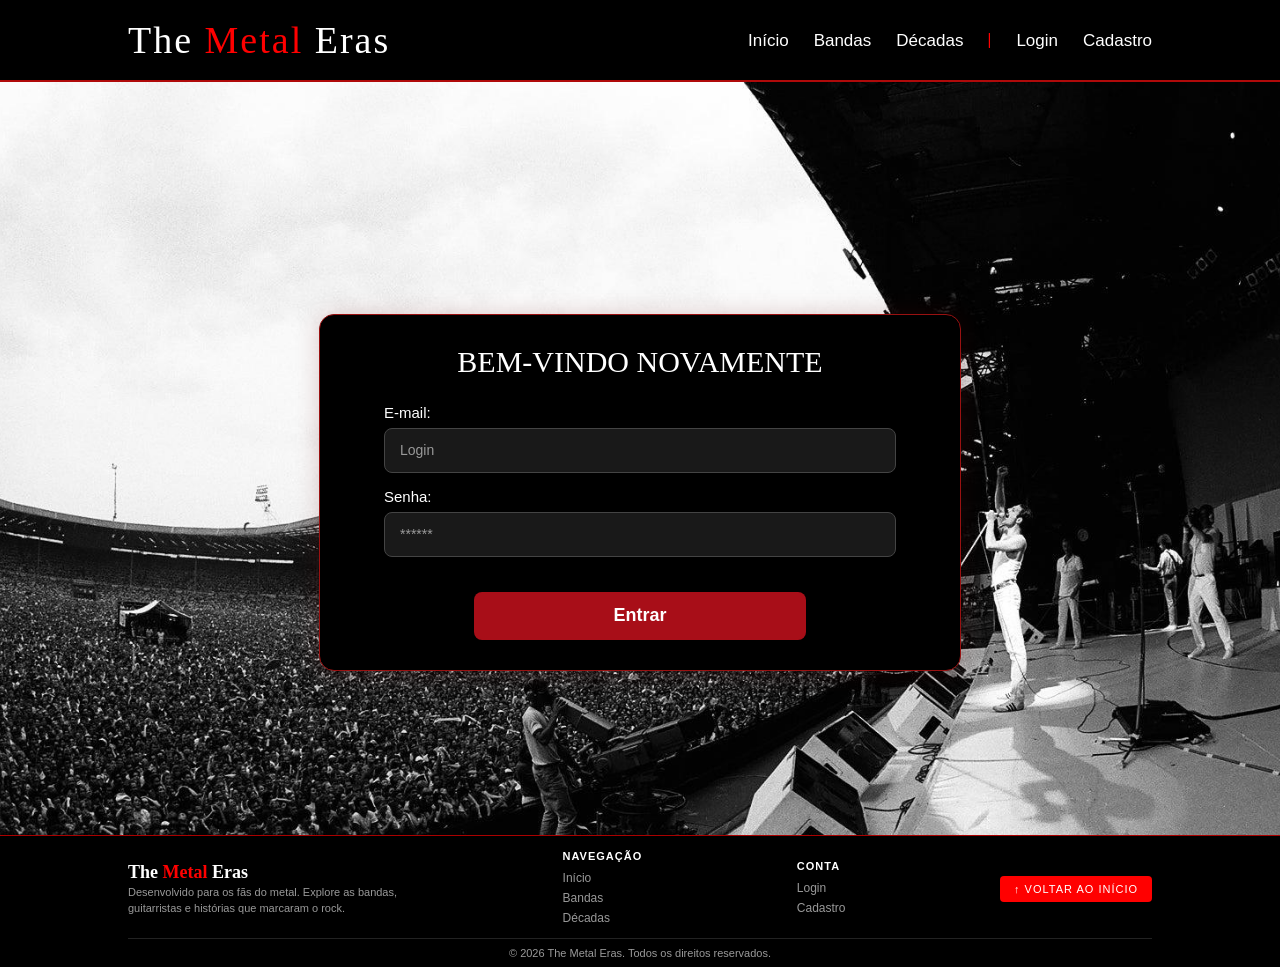
<file: web-data-viz/public/dashboard/edicao-aviso.html>
<!DOCTYPE html>
<html lang="pt-br">

<head>
    <link rel="icon" href="../assets/logo metal eras.png" type="image/png">
    <meta charset="UTF-8">
    <meta http-equiv="X-UA-Compatible" content="IE=edge">
    <meta name="viewport" content="width=device-width, initial-scale=1.0">
    <title>AquaTech | Página Inicial</title>


    <link rel="stylesheet" href="./../css/dashboards.css">
    <link rel="stylesheet" href="./../css/estilo.css" />
    <script src="../js/sessao.js"></script>

    <link rel="preconnect" href="https://fonts.gstatic.com">
    <link
        href="https://fonts.googleapis.com/css2?family=Exo+2:ital,wght@0,100;0,200;0,300;0,400;0,500;0,600;0,700;0,800;0,900;1,100;1,200;1,300;1,400;1,500;1,600;1,700;1,800;1,900&display=swap"
        rel="stylesheet">
</head>

<body onload="validarSessao(), listarInfosDeUm()" style="background-color: #161618;">
    <!-- <body onload="validarSessao()"> -->

    <div class="janela">


        <div class="header-left">

            <h1>The <span>Metal</span> Eras</h1>

            <div class="hello">
                <h3>Olá, <span id="b_usuario">usuário</span>!</h3>
            </div>

            <div class="btn-nav-white">
                <a href="cards.html">
                    <h3>Aquários e Terrários</h3>
                </a>
            </div>

            <div class="btn-nav-white">
                <a href="./dashboard.html">
                    <h3>Gráficos</h3>
                </a>
            </div>

            <div class="btn-nav-white">
                <a href="./mural.html">
                    <h3>Mural de Avisos</h3>
                </a>
            </div>

            <div class="btn-logout" onclick="limparSessao()">
                <h3>Sair</h3>
            </div>

        </div>

        <div class="dash-right">

            <div class="avisos">
                <div class="container">
                    <h1>Editar um aviso</h1>
                    <div class="div-form">
                        <label>
                            ID:
                            <br>
                            <input id="input_id" maxlength="100" type="text" style="color: rgb(196, 196, 196)" disabled>
                        </label>
                        <label>
                            Autor:
                            <br>
                            <input id="input_nome" maxlength="100" type="text" style="color: rgb(196, 196, 196)"
                                disabled>
                        </label>
                        <label>
                            Título:
                            <br>
                            <input id="input_titulo" maxlength="100" type="text" style="color: rgb(196, 196, 196)"
                                disabled>
                        </label>
                        <br>
                        <label>
                            Descrição (máximo de 250 caracteres):
                            <br>
                            <textarea id="textarea_descricao" maxlength="250" rows="5"></textarea>
                        </label>
                        <br>
                        <button onclick="editar()">Editar</button>
                    </div>

                </div>
            </div>
        </div>
    </div>
</body>

</html>

<script>
    function listarInfosDeUm() {
        console.log("Criar função de trazer informações de post escolhido");
    }

    function editar() {
        fetch(`/avisos/editar/${sessionStorage.getItem("ID_POSTAGEM_EDITANDO")}`, {
            method: "PUT",
            headers: {
                "Content-Type": "application/json"
            },
            body: JSON.stringify({
                descricao: textarea_descricao.value
            })
        }).then(function (resposta) {

            if (resposta.ok) {
                window.alert("Post atualizado com sucesso pelo usuario de email: " + sessionStorage.getItem("EMAIL_USUARIO") + "!");
                window.location = "/dashboard/mural.html"
            } else if (resposta.status == 404) {
                window.alert("Deu 404!");
            } else {
                throw ("Houve um erro ao tentar realizar a postagem! Código da resposta: " + resposta.status);
            }
        }).catch(function (resposta) {
            console.log(`#ERRO: ${resposta}`);
        });
    }

</script>
</file>
<file: web-data-viz/public/css/estilo.css>
@import url('https://fonts.googleapis.com/css2?family=Barlow:ital,wght@0,100;0,200;0,300;0,400;0,500;0,600;0,700;0,800;0,900;1,100;1,200;1,300;1,400;1,500;1,600;1,700;1,800;1,900&display=swap');


body {
  margin: 0;
  padding: 0;
  font-family: 'Barlow', 'Segoe UI', 'Segoe UI', Tahoma, Geneva, Verdana, sans-serif;
  background-color: black;
}

html {
  scroll-behavior: smooth;
}

:root {
  --tamanho-header: 80px;
  --tamanho-banner: calc(100vh - var(--tamanho-header) - var(--tamanho-footer) - 2px);
  --tamanho-simulador: calc(100vh - var(--tamanho-header) - var(--tamanho-footer) - 2px);
  --tamanho-login: calc(100vh - var(--tamanho-header) - var(--tamanho-footer) - 2px);
  --tamanho-footer: 65px;
}

.container {
  display: flex;
  width: 80%;
  margin: auto;
}

.header {
  height: var(--tamanho-header);
  border-bottom: 2px solid #b00a0a;
  font-size: 17px;
}

.header .container {
  justify-content: space-between;
  align-items: center;
  height: 100%;
}

.header a {
  text-decoration: none;
  color: white;
  font-family: 'Montserrat', sans-serif;
}

.separador {
  color: red;
}

.agora {
  font-weight: 400;
  color: #ED145B;
}

.navbar {
  display: flex;
  align-items: center;
  gap: 25px;
  list-style: none;
  padding: 0;
}

.navbar li a:hover {
  text-decoration: underline;
  text-decoration-color: red;
  text-underline-offset: 6px;
  color: red;
}

.titulo {
  color: #ffffff;
  width: fit-content;
  font-weight: 500;
  font-family: cinzel;
  letter-spacing: 2px;
  font-size: 38px;
}

.titulo span {
  color: rgb(255, 0, 0);
}

.header h1 {
  margin: 0;
}

/* BANNER */

.banner {
  height: var(--tamanho-banner);
  color: white;
  background-color: black;
  background-image:
    linear-gradient(to bottom, transparent 65%, black 100%),
    linear-gradient(to right, black, transparent),
    url('../assets/banner site.jpg');
  background-size: cover;
  background-position: center;
  background-repeat: no-repeat;
  position: relative;
}

.banner .container {
  justify-content: center left;
  align-items: center;
  height: 100%;
}

.banner .container p {
  width: 50%;
  margin: 0;
  padding: 0;
  font-family: cinzel;
  font-size: 70px;
  font-weight: 500;
  transform: translateY(-60px);
}

.banner .frase_vermelha p {
  position: absolute;
  top: 20%;
  left: 10%;
  color: red;
  font-size: 18px;
  font-family: 'Poppins', sans-serif;
  letter-spacing: 2px;
  font-size: 15px;
}


.banner .container span {
  color: red;
}

.banner .texto_descricao p {
  position: absolute;
  top: 55%;
  left: 10%;
  color: white;
  font-family: 'Poppins', sans-serif;
  letter-spacing: 2px;
  font-size: 22px;
  width: 500px;
  line-height: 30px;
}

.banner .botao_explorar {
  position: absolute;
  top: 75%;
  left: 10%;
  width: 240px;
  height: 50px;
  font-size: 14px;
  letter-spacing: 1.5px;
  color: white;
  background-color: red;
  border: none;
  border-radius: 3px;
  cursor: pointer;
}

.banner .escolha_banda {
  position: absolute;
  top: 75%;
  left: 27%;
  width: 240px;
  height: 50px;
  font-size: 14px;
  letter-spacing: 1.5px;
  color: white;
  background-color: black;
  border: 1px solid white;
  border-radius: 3px;
  cursor: pointer;
}

/* Lendas do rock */

.social {
  background-image:
    linear-gradient(to bottom, black 0%, transparent 35%, transparent 65%, black 100%),
    linear-gradient(to right, black, transparent),
    url('../assets/fundo-site.jpg');
  display: flex;
  padding-top: 140px;
  position: relative;
}

.social .container {
  justify-content: center;
}

.container .titulo_bandas p {
  position: absolute;
  top: 40px;
  left: 10%;
  color: red;
  font-size: 15px;
  font-family: 'Poppins', sans-serif;
  letter-spacing: 2px;
}

.container .titulo_guitarristas p {
  position: absolute;
  top: 40px;
  left: 80%;
  color: red;
  font-size: 15px;
  font-family: 'Poppins', sans-serif;
  letter-spacing: 2px;
}

.container .titulo_bandas2 p {
  position: absolute;
  top: 30px;
  left: 10%;
  color: white;
  font-size: 50px;
  font-family: cinzel;
  letter-spacing: 2px;
}

.box img {
  width: 200px;
}

.social .container .boxes {
  display: flex;
  justify-content: space-between;
  width: 100%;
  padding: 0;
  gap: 80px;
}

.social .box h4 {
  margin-bottom: 10px;
}


.social .container .boxes .nome_banda {
  font-family: cinzel;
  font-size: 25px;
  color: white;
  letter-spacing: 1px;
}

.social p {
  text-align: left;
  color: white;
  font-family: 'Poppins', sans-serif;
  letter-spacing: 2px;
}

.box {
  display: flex;
  flex-direction: column;
  align-items: center;
}

/* Décadas do rock */

.decadas {
  background-image:
    linear-gradient(to bottom, black 0%, transparent 35%, transparent 65%, black 100%),
    linear-gradient(to right, black, transparent),
    url('../assets/fundo-site.jpg');
  padding: 80px 0;
  color: white;
}

.decadas .container {
  display: block;
}

.titulo_decadas p {
  color: red;
  font-family: 'Poppins', sans-serif;
  font-size: 15px;
  letter-spacing: 2px;
}

.titulo_decadas h1 {
  font-family: 'Cinzel', serif;
  font-size: 50px;
  margin: 10px 0 30px;
  letter-spacing: 1px;
  font-weight: 500;
}

.cards_decadas {
  display: flex;
  gap: 25px;
}

.card_anos70,
.card_anos80 {
  width: 50%;
  min-height: 260px;
  padding: 30px;
  border-radius: 5px;
}

.cards_decadas h2 {
  font-family: 'Cinzel', serif;
  font-size: 38px;
  margin-bottom: 10px;
}

.cards_decadas h2 span {
  color: red;
}

.cards_decadas p {
  font-family: 'Poppins', sans-serif;
  font-size: 16px;
  color: #bbbbbb;
  line-height: 1.6;
  width: 55%;
  margin-bottom: 20px;
}

.cards_decadas button {
  background-color: transparent;
  color: red;
  border: 1px solid red;
  padding: 15px 20px;
  font-family: 'Poppins', sans-serif;
  cursor: pointer;
}

.card_anos70 {
  background-image:
    linear-gradient(to right, black 20%, transparent 100%),
    url('../assets/tony\ iommi\ 1970.jpeg');
  background-size: cover;
  background-position: center;
  background-repeat: no-repeat;
}

.card_anos80 {
  background-image:
    linear-gradient(to right, black 20%, transparent 100%),
    url('../assets/metallica.jpeg');
  background-size: cover;
  background-position: center;
  background-repeat: no-repeat;
}

/* 1970 */

.pagina_anos70 {
  background-color: black;

  background-image:
    linear-gradient(to bottom,
      transparent 55%,
      rgba(65, 0, 0, 0.5) 80%,
      black 100%),
    linear-gradient(to right, black 30%, transparent 100%),
    url('../assets/ozzy-1970.jpg');

  background-size: cover;
  background-position: center;
  background-repeat: no-repeat;

  color: white;
  padding: 80px 0;
}

.pagina_anos70 .container {
  display: block;
}

.texto_anos70 {
  width: 55%;
}

.texto_anos70 .subtitulo_anos70 {
  color: red;
  font-family: 'Poppins', sans-serif;
  font-size: 16px;
  letter-spacing: 3px;
}

.texto_anos70 h1 {
  font-family: 'Cinzel', serif;
  font-size: 48px;
  font-weight: 400;
  line-height: 1.1;
  margin: 15px 0 25px;
}

.texto_anos70 h1 span {
  color: red;
}

.texto_anos70 p {
  font-family: 'Poppins', sans-serif;
  font-size: 16px;
  line-height: 1.6;
  margin-bottom: 15px;
  color: #cccccc;
}

.texto_anos70 .subtitulo_anos70 {
  color: red;
}

/* BANDAS DOS ANOS 1970 */

.bandas_anos70 {
  margin-top: 100px;
}

.bandas_anos70 h3 {
  font-family: 'Poppins', sans-serif;
  font-size: 15px;
  letter-spacing: 3px;
  font-weight: 500;
  border-bottom: 1px solid #aa1111;
  padding-bottom: 15px;
  margin-bottom: 25px;
}

.cards_anos70 {
  display: flex;
  justify-content: space-between;
  gap: 25px;
}

.banda_anos70 {
  flex: 1;
  min-width: 0;
  text-align: center;
}

.banda_anos70 img {
  width: 85%;
  aspect-ratio: 1 / 1;
  object-fit: contain;
  background-color: black;
  border: 1px solid red;
}

.banda_anos70 p {
  font-family: 'Poppins', sans-serif;
  font-size: 13px;
  letter-spacing: 2px;
  margin-top: 12px;
  color: white;
}

/* 1980 */

.pagina_anos80 {
  background-color: black;


  background-image:
    linear-gradient(to bottom,
      black 0%,
      rgba(0, 0, 0, 0.85) 8%,
      transparent 35%,
      black 100%),
    linear-gradient(to right, black 30%, transparent 100%),
    url('../assets/fundo 1980.jpg');

  background-size: cover;
  background-position: center;
  background-repeat: no-repeat;

  color: white;
  padding: 80px 0;
}



.pagina_anos80 .container {
  display: block;
}

/* TEXTOS DOS ANOS 1980 */

.texto_anos80 {
  width: 55%;
}

.texto_anos80 .subtitulo_anos80 {
  color: red;
  font-family: 'Poppins', sans-serif;
  font-size: 16px;
  letter-spacing: 3px;
}

.texto_anos80 h1 {
  font-family: 'Cinzel', serif;
  font-size: 48px;
  font-weight: 400;
  line-height: 1.1;
  margin: 15px 0 25px;
}

.texto_anos80 h1 span {
  color: red;
}

.texto_anos80 p {
  font-family: 'Poppins', sans-serif;
  font-size: 16px;
  line-height: 1.6;
  margin-bottom: 15px;
  color: #cccccc;
}

.texto_anos80 .subtitulo_anos80 {
  color: red;
}

/* BANDAS DOS ANOS 1980 */

.bandas_anos80 {
  margin-top: 100px;
}

.bandas_anos80 h3 {
  font-family: 'Poppins', sans-serif;
  font-size: 15px;
  letter-spacing: 3px;
  font-weight: 500;
  border-bottom: 1px solid #aa1111;
  padding-bottom: 15px;
  margin-bottom: 25px;
}

.cards_anos80 {
  display: flex;
  justify-content: space-between;
  gap: 25px;
}

.banda_anos80 {
  flex: 1;
  min-width: 0;
  text-align: center;
}

.banda_anos80 img {
  width: 85%;
  aspect-ratio: 1 / 1;
  object-fit: contain;
  display: block;
  margin: 0 auto;
  border: 1px solid #661111;
}

.banda_anos80 p {
  font-family: 'Poppins', sans-serif;
  font-size: 13px;
  letter-spacing: 2px;
  margin-top: 12px;
  color: white;
}


/* FOOTER */

.footer {
  background-color: #000;
  border-top: 1px solid #a00;
  padding: 14px 0 8px;
  font-family: 'Poppins', sans-serif;
  color: #999;
}

.footer .container {
  display: block;
  height: auto;
}

.footer-topo {
  display: flex;
  justify-content: space-between;
  align-items: center;
  gap: 20px;
  flex-wrap: wrap;
}

.footer-marca {
  max-width: 280px;
}

.footer-titulo {
  color: #fff;
  font-family: 'Times New Roman', serif;
  font-size: 18px;
  margin: 0 0 2px;
}

.footer-titulo span {
  color: red;
}

.footer-marca p {
  font-size: 11px;
  line-height: 1.4;
  margin: 0;
}

.footer-coluna h4 {
  color: #fff;
  font-size: 11px;
  letter-spacing: 1px;
  text-transform: uppercase;
  margin: 0 0 6px;
}

.footer-coluna ul {
  list-style: none;
  padding: 0;
  margin: 0;
}

.footer-coluna li {
  margin-bottom: 2px;
}

.footer-coluna a {
  color: #999;
  text-decoration: none;
  font-size: 12px;
  transition: color 0.2s;
}

.footer-coluna a:hover {
  color: red;
}

.footer-botao {
  align-self: center;
  background-color: red;
  color: #fff;
  text-decoration: none;
  font-size: 11px;
  letter-spacing: 1px;
  text-transform: uppercase;
  padding: 7px 14px;
  border-radius: 4px;
  white-space: nowrap;
  transition: background-color 0.2s;
}

.footer-botao:hover {
  background-color: #b30000;
}

.footer-base {
  margin-top: 10px;
  padding-top: 8px;
  border-top: 1px solid #222;
  text-align: center;
  font-size: 11px;
}

.footer-base p {
  margin: 0;
}

/* LOGIN E CADASTRO */



.login.pagina-cadastro {
  height: auto;
  min-height: calc(100vh - var(--tamanho-header));
  padding: 35px 0 50px;
  box-sizing: border-box;
}


.pagina-cadastro .container {
  height: auto;
  display: flex;
  justify-content: center;
  align-items: center;
}

.pagina-cadastro .card-cadastro {
  height: auto;
  margin: 0 auto;
}


.login {
  height: var(--tamanho-login);
  background-image: url('../assets/fundo cadastro.jpeg');
  background-size: cover;
  background-position: center;
  background-repeat: no-repeat;
}

.titulo span {
  color: red;
}


.login.pagina-cadastro .container {
  height: auto;
  display: flex;
  justify-content: center;
  align-items: center;
}


.senha {
  position: relative;
}

.popover-requisitos {
  position: absolute;
  top: 100%;
  left: 0;
  width: 100%;
  box-sizing: border-box;
  z-index: 10;
  background-color: #111;
  border: 1px solid #a00;
  border-radius: 10px;
  padding: 12px 16px;
  margin-top: 6px;
  color: #999;
  font-family: 'Poppins', sans-serif;
  font-size: 13px;
  line-height: 1.8;
  opacity: 0;
  visibility: hidden;
  transform: translateY(-4px);
  transition: opacity .2s, transform .2s, visibility .2s;
}

.popover-requisitos div,
.popover-requisitos span {
  font-size: 13px;
  line-height: 1.8;
  font-family: 'Poppins', sans-serif;
  margin: 0;
  padding: 0;
}

.senha:focus-within .popover-requisitos {
  opacity: 1;
  visibility: visible;
  transform: translateY(0);
}

.login.pagina-login {
  height: auto;
  min-height: calc(100vh - var(--tamanho-header));
  box-sizing: border-box;
  display: flex;
  align-items: center;
  justify-content: center;
}

.pagina-login .container {
  width: 100%;
  height: auto;
  display: flex;
  justify-content: center;
  align-items: center;
}

.pagina-login .card-login {
  margin: 0 auto;
}

/* CARD */

.card {
  width: 50%;
  background-color: #000;
  border: 1px solid #991111;
  border-radius: 15px;
  display: flex;
  align-items: center;
  justify-content: space-evenly;
  color: white;
  flex-direction: column;
  height: fit-content;
  padding: 30px 0;
  box-shadow: 0 0 25px rgba(100, 0, 0, 0.2);
}

.card h2 {
  margin: 0 0 25px;
  font-size: 30px;
  font-family: 'Cinzel', serif;
  font-weight: 500;
  color: white;
  text-align: center;
}

/* FORMULÁRIO */

.formulario {
  display: flex;
  width: 80%;
  justify-content: space-around;
  flex-direction: column;
  gap: 15px;
}

.formulario span {
  font-size: 15px;
  font-weight: 500;
  font-family: 'Poppins', sans-serif;
  color: white;
}

.campo {
  display: flex;
  flex-direction: column;
  justify-content: start;
  gap: 7px;
}

.campo .popover-requisitos span {
  display: inline;
  font-size: 13px;
  line-height: 1.8;
  font-weight: 400;
  margin: 0;
  padding: 0;
}

/* INPUTS */

.formulario input {
  height: 45px;
  background-color: #191919;
  border: 1px solid #444444;
  border-radius: 8px;
  color: white;
  font-family: 'Poppins', sans-serif;
  font-size: 14px;
  text-align: left;
  padding: 0 15px;
  box-sizing: border-box;
}

.formulario input::placeholder {
  color: #999999;
}

.formulario input:focus {
  outline: none;
  border-color: #bb111b;
}

/* SELECT */

.formulario select {
  border: 1px solid #444444;
  background-color: #191919;
  color: white;
  height: 45px;
  border-radius: 8px;
  padding: 0 15px;
}

/* BOTÃO */

.botao {
  cursor: pointer;
  font-family: 'Poppins', sans-serif;
  border: none;
  border-radius: 8px;
  font-weight: 600;
  font-size: 18px;
  color: white;
  background-color: #a80e18;
  width: 65%;
  height: 48px;
  align-self: center;
  margin-top: 20px;
  transition: 0.3s;
}

.botao:hover {
  background-color: #d71920;
}

/* CARREGAMENTO E ERROS */

.loading-div {
  width: 50px;
  display: none;
}

.loading-div img {
  height: 50px;
  width: 50px;
}

#div_erros_login {
  display: none;
}

/* SIMULADOR */

.simulador {
  color: white;
}

.simulador .container {
  flex-direction: column;
  overflow: scroll;
  height: var(--tamanho-simulador);
}

/* ALERTA */

.alerta_erro {
  position: fixed;
  top: 90px;
  left: 50%;
  transform: translateX(-50%);
  z-index: 1000;
  max-width: 90%;
  pointer-events: none;
}

.card_erro {
  display: none;
  background-color: rgba(17, 17, 17, 0.95);
  border: 1px solid #a00;
  border-left: 4px solid red;
  border-radius: 8px;
  padding: 10px 18px;
  box-shadow: 0 4px 14px rgba(0, 0, 0, 0.5);

  color: #fff;
  font-family: 'Poppins', sans-serif;
  font-size: 13px;
  line-height: 1.4;
  text-align: center;

  animation: aparecer-alerta 0.25s ease;
}

.card_erro span {
  font-size: 13px;
  font-family: 'Poppins', sans-serif;
}

@keyframes aparecer-alerta {
  from {
    opacity: 0;
    transform: translateY(-8px);
  }
  to {
    opacity: 1;
    transform: translateY(0);
  }
}
</file>
<file: web-data-viz/public/css/dashboards.css>
/* pagina mural */

@import url('https://fonts.googleapis.com/css2?family=Barlow:ital,wght@0,100;0,200;0,300;0,400;0,500;0,600;0,700;0,800;0,900;1,100;1,200;1,300;1,400;1,500;1,600;1,700;1,800;1,900&display=swap');
@import url('https://fonts.googleapis.com/css2?family=Cinzel:wght@400;500;600;700&family=Poppins:wght@400;500;600;700&display=swap');

body {
  margin: 0;
  padding: 0;
  font-family: 'Barlow', 'Segoe UI', 'Segoe UI', Tahoma, Geneva, Verdana, sans-serif;
}

.label-captura {
  display: flex;
  justify-content: center;
}

.dash-right .avisos {
  width: 100%;
  color: rgb(216, 216, 216);
  font-family: 'Barlow', 'Segoe UI', 'Segoe UI', Tahoma, Geneva, Verdana, sans-serif;
}

.dash-right .avisos .container {
  display: flex;
  flex-direction: column;
  align-items: center;
}

.dash-right .avisos .container .div-form {
  width: 95%;
}

.dash-right .avisos .container .div-form #form_postagem {
  width: 95%;
}

.dash-right .avisos .div-form label {
  width: 95%;
}

.dash-right .avisos .div-form input {
  width: 95%;
  border-radius: 5px;
}

.dash-right .avisos .div-form textarea {
  width: 95%;
  border: 3px solid #e6005a;
  background-color: white;
  border-radius: 5px;
}

.dash-right .avisos .div-form button {
  cursor: pointer;
  font-family: 'Barlow', 'Segoe UI', 'Segoe UI', Tahoma, Geneva, Verdana, sans-serif;
  border: 0;
  border-radius: 5px;
  font-weight: 600;
  font-size: 18px;
  padding: 10px 15px;
  color: white;
  background-color: #e6005a;
  width: 120px;
}

.publicacao-btn-editar {
  cursor: pointer;
  font-family: 'Barlow', 'Segoe UI', 'Segoe UI', Tahoma, Geneva, Verdana, sans-serif;
  border: 0;
  border-radius: 5px;
  font-weight: 600;
  font-size: 14px;
  padding: 5px 8px;
  color: white;
  background-color: #e6005a;
  width: 80px;
}

.publicacao {
  display: flex;
  flex-wrap: wrap;
  align-content: stretch;
  flex-direction: column;
  justify-content: center;
  align-items: stretch;
  border-bottom: 3px solid #e6005a;
  padding: 20px;
}

.publicacao>*:not(:last-child) {
  padding: 0 0 10px 0;
}

.div-results {
  width: 100%;
}

.div-results .feed-container {
  background-color: #212124;
  border-radius: 5px;
  margin-bottom: 80px;
}

.div-buttons {
  display: flex;
  justify-content: flex-end;
}

.div-buttons>* {
  margin-left: 30px;
}

/* pagina graficos */

.dash-header {
  background-color: #212124;
}

.dash {
  width: 80%;
  position: relative;
  top: 0;
  left: 20%;
  background-color: #080808;
  min-height: 100vh;
  height: auto;
  overflow: auto;
  padding: 40px 4%;
  box-sizing: border-box;
}

.dash .cabecalho-bandas h1 {
  color: white;
  font-size: 40px;
}

.dash .cabecalho-bandas span {
  color: red;
}

.dash .cabecalho-bandas p {
  font-size: 20px;
  color: white;
  margin-bottom: 50px;
}


.kpis {
  display: flex;
  justify-content: space-between;
  gap: 20px;
  width: 100%;
}

.kpi-card {
  flex: 1;
  height: 180px;
  background-color: #151515;
  border: 1px solid #661111;
  border-radius: 10px;
  display: flex;
  flex-direction: column;
  justify-content: center;
  align-items: center;
  text-align: center;
  padding: 20px;
  box-sizing: border-box;
  transition: 0.3s;
}

.kpi-card:hover {
  border-color: red;
  transform: translateY(-5px);
  box-shadow: 0 8px 20px #661111;
}

.kpi-card h3 {
  font-family: 'Poppins', sans-serif;
  font-size: 14px;
  font-weight: 400;
  color: #aaaaaa;
  margin: 0 0 20px;
}

.kpi-card h2 {
  font-family: 'Cinzel', serif;
  font-size: 28px;
  color: white;
  margin: 0;
}


.grafico-votacao {
    width: 100%;
    background-color: #151515;
    border: 1px solid #661111;
    border-radius: 10px;
    padding: 25px;
    margin-top: 35px;
    box-sizing: border-box;
}

.grafico-votacao h2 {
    font-family: 'Cinzel', serif;
    color: white;
    font-size: 22px;
    margin: 0 0 25px;
}

.area-grafico {
    width: 100%;
    height: 420px;
}


.area-parametros-alerta {
  /* border: 2px solid pink; */
  display: flex;
  flex-direction: column;
  width: 70%;
  margin: auto;
  margin-top: 10px;
  background-color: #212124;
}

.area-parametros-alerta .titulo-legenda {
  color: white;
  font-weight: 600;
  width: fit-content;
  margin: 10px 20px;
}

.parametros-alerta {
  display: flex;
  width: 100%;
}

.item-regua {
  width: 20%;
  text-align: center;
  height: 80px;
  display: flex;
  flex-direction: column;
  justify-content: center;
  align-self: center;
}

.item-regua p {
  margin: 0;
  font-weight: 500;
}

.item-regua p:nth-child(2) {
  font-weight: 800;
}

.perigo-frio {
  background-color: #5c6bc0;
}

.perigo-quente {
  background-color: #ff7043;
}

.alerta-frio {
  background-color: #42a5f5;
}

.alerta-quente {
  background-color: #ffee58;
}

.ideal {
  background-color: #9ccc65;
}

.cards {
  display: grid;
  grid-template-columns: repeat(5, 1fr);
  gap: 18px;
  width: 100%;
  height: auto;
}

.cards .card-aquario:hover {
  border-color: red;
  transform: translateY(-10px);
  box-shadow: 0 8px 20px red;
}

.card-aquario {
  width: 100%;
  min-width: 0;
  max-width: none;
  height: auto;
  aspect-ratio: 1 / 1;
  margin: 0;
  padding: 15px 10px;
  background-color: #151515;
  border: 1px solid #661111;
  border-radius: 10px;
  display: flex;
  flex-direction: column;
  justify-content: center;
  align-items: center;
  box-sizing: border-box;
  text-align: center;
  color: white;
  transition: 0.3s;
  background-size: cover;
  background-position: center;
  background-repeat: no-repeat;
  cursor: pointer;
  font: inherit;
}

.card-aquario .nome-banda {
    font-family: 'Cinzel', serif;
    font-size: 20px;
    font-weight: bold;
    color: white;
}

.card-aquario .info-votos {
    font-family: 'Poppins', sans-serif;
    font-size: 14px;
    color: #cccccc;
    margin-top: 20px;
}

.card-selecionado {
    border-color: #ff0000;
    box-shadow: 0 0 12px rgba(255, 0, 0, 0.5);
}


.card-aquario h1 {
  width: fit-content;
}

.card-aquario h2 {
  font-family: 'Cinzel', serif;
  font-size: 22px;
  color: white;
  margin: 20px 0 10px;
}

.card-aquario span {
  font-family: 'Poppins', sans-serif;
  font-size: 14px;
}

.card-aquario p {
  font-family: 'Poppins', sans-serif;
  font-size: 14px;
  color: #aaaaaa;
  margin-top: 20px;
}

.desc-aquario {
  display: flex;
  flex-direction: row;
  align-items: center;
  width: 100%;
}

.desc-aquario .cor-alerta {
  width: 30px;
}

.title-aquario {
  width: 100%;
}


.cards h1 {
  font-size: 22px;
  border-bottom: solid white 1px;
  text-align: left;
  font-weight: lighter;
  margin: 20px;
}


/* IMAGENS DAS BANDAS */

.banda-pink-floyd {
  background-image: linear-gradient(rgba(0, 0, 0, 0.6), rgba(0, 0, 0, 0.6)),
    url("../assets/the\ dark\ side\ of\ the\ moon.jpg");
}

.banda-black-sabbath {
  background-image: linear-gradient(rgba(0, 0, 0, 0.6), rgba(0, 0, 0, 0.6)),
    url("../assets/black-sabbath-paranoid.jpeg");
}

.banda-metallica {
  background-image: linear-gradient(rgba(0, 0, 0, 0.6), rgba(0, 0, 0, 0.6)),
    url("../assets/KillEmAll.jpg");
}

.banda-iron-maiden {
  background-image: linear-gradient(rgba(0, 0, 0, 0.6), rgba(0, 0, 0, 0.6)),
    url("../assets/iron-maiden.jpg");
}

.banda-led-zeppelin {
  background-image: linear-gradient(rgba(0, 0, 0, 0.6), rgba(0, 0, 0, 0.6)),
    url("../assets/LED_ZEPPELIN.jpg");
}

.banda-judas-priest {
  background-image: linear-gradient(rgba(0, 0, 0, 0.6), rgba(0, 0, 0, 0.6)),
    url("../assets/painkillerJudasPriest.jpg");
}

.banda-megadeth {
  background-image: linear-gradient(rgba(0, 0, 0, 0.6), rgba(0, 0, 0, 0.6)),
    url("../assets/megadeth.jpg");
}

.banda-van-halen {
  background-image: linear-gradient(rgba(0, 0, 0, 0.6), rgba(0, 0, 0, 0.6)),
    url("../assets/van-halen.jpeg");
}

.banda-guns-n-roses {
  background-image: linear-gradient(rgba(0, 0, 0, 0.6), rgba(0, 0, 0, 0.6)),
    url("../assets/guns.jpg");
}

.banda-pantera {
  background-image: linear-gradient(rgba(0, 0, 0, 0.6), rgba(0, 0, 0, 0.6)),
    url("../assets/pantera.jpeg");
}


.temperatura {
  margin: 5px;
  margin-left: 20px;
  width: 75%;
}

.cor-alerta {
  width: 13%;
  height: 30%;
  border-radius: 50%;
  display: inline-block;
}

.btns-dash {
  display: flex;
  align-items: center;
  justify-content: center;
  margin-top: 30px;
  flex-wrap: wrap;
  padding: 0 30% 0 30%;
}

.graph {
  width: 70%;
  margin: auto;
  padding-top: 10px;
}

.tituloGraficos {
  color: rgb(216, 216, 216);
  display: flex;
  justify-content: center;
}

.btn-chart {
  font-family: 'Barlow', 'Segoe UI', 'Segoe UI', Tahoma, Geneva, Verdana, sans-serif;
  border: 0;
  font-weight: 600;
  font-size: 18px;
  padding: 10px 15px;
  color: #e6005a;
  background-color: white;
  margin: 5px;
  border-radius: 3px;
  cursor: pointer
}

.btn-pink {
  color: white;
  background-color: #e6005a;
}

.btn-white {
  color: #e6005a;
  background-color: white;

}

.label-captura {
  height: 80px;
}

.display-none {
  display: none;
}

.display-flex {
  display: flex;
}

.display-block {
  display: block;
}

canvas {
  width: 100% !important;
  height: 100% !important;
}

/* PAGINA DOS GRÁFICOS 2023-2026 */

.janela {
  display: flex;
  /* width: 100vw; */
}

.header-left a {
  text-decoration: none;
  color: white;
}

.header-left h1 {
  font-family: 'Cinzel', serif;
  font-size: 30px;
  color: white;
  text-align: center;
}

.header-left {
  position: fixed;
  top: 0;
  left: 0;
  z-index: 999;
  height: 100vh;
  width: 20%;
  display: flex;
  flex-direction: column;
  justify-content: flex-start;
  align-items: center;
  gap: 40px;
  padding: 45px 0 20px;
  box-sizing: border-box;
  border-right: 1px solid #991111;
  background-color: #0d0d0d;
}

.dash-right {
  display: flex;
  width: 70%;
  height: fit-content;
  background-color: #161618;
  position: relative;
  top: 0;
  left: 25%;
  height: 100vh;
  overflow: auto;
}

.header-left h1 {
  color: #fafbfb;
}

.header-left h1 span {
  color: red;
}

.hello {
  width: 100%;
  display: flex;
  justify-content: center;
}

.hello h3 {
  color: #cccccc;
  font-family: 'Poppins', sans-serif;
  font-weight: 400;
  font-size: 18px;
}

.hello h3 span {
  font-weight: 800;
}

.btn-nav {
  width: 40%;
  color: white;
  background-color: red;
  border-radius: 5px;
  text-align: center;
  padding: 2% 5%;
}

.btn-nav-white {
  width: 40%;
  background-color: red;
  border: 3px solid red;
  border-radius: 5px;
  text-align: center;
  padding: 2% 5%;
}

.btn-nav-white:hover {
  border-color: #c91420;
  box-shadow: 0 8px 20px red;
  transform: translateY(-1px);
}

.btn-nav-white h3 {
  color: white;
  padding: 0;
  margin: 0;
}

.btn-nav h3,
.btn-logout h3 {
  margin: 0;
  padding: 0;
}

.btn-logout {
  margin: 0;
  padding: 0;
  width: 20%;
  background-color: red;
  color: white;
  border-radius: 10px;
  text-align: center;
  padding: 10px 15px;
  margin-bottom: 100px;
  cursor: pointer;
}
</file>
